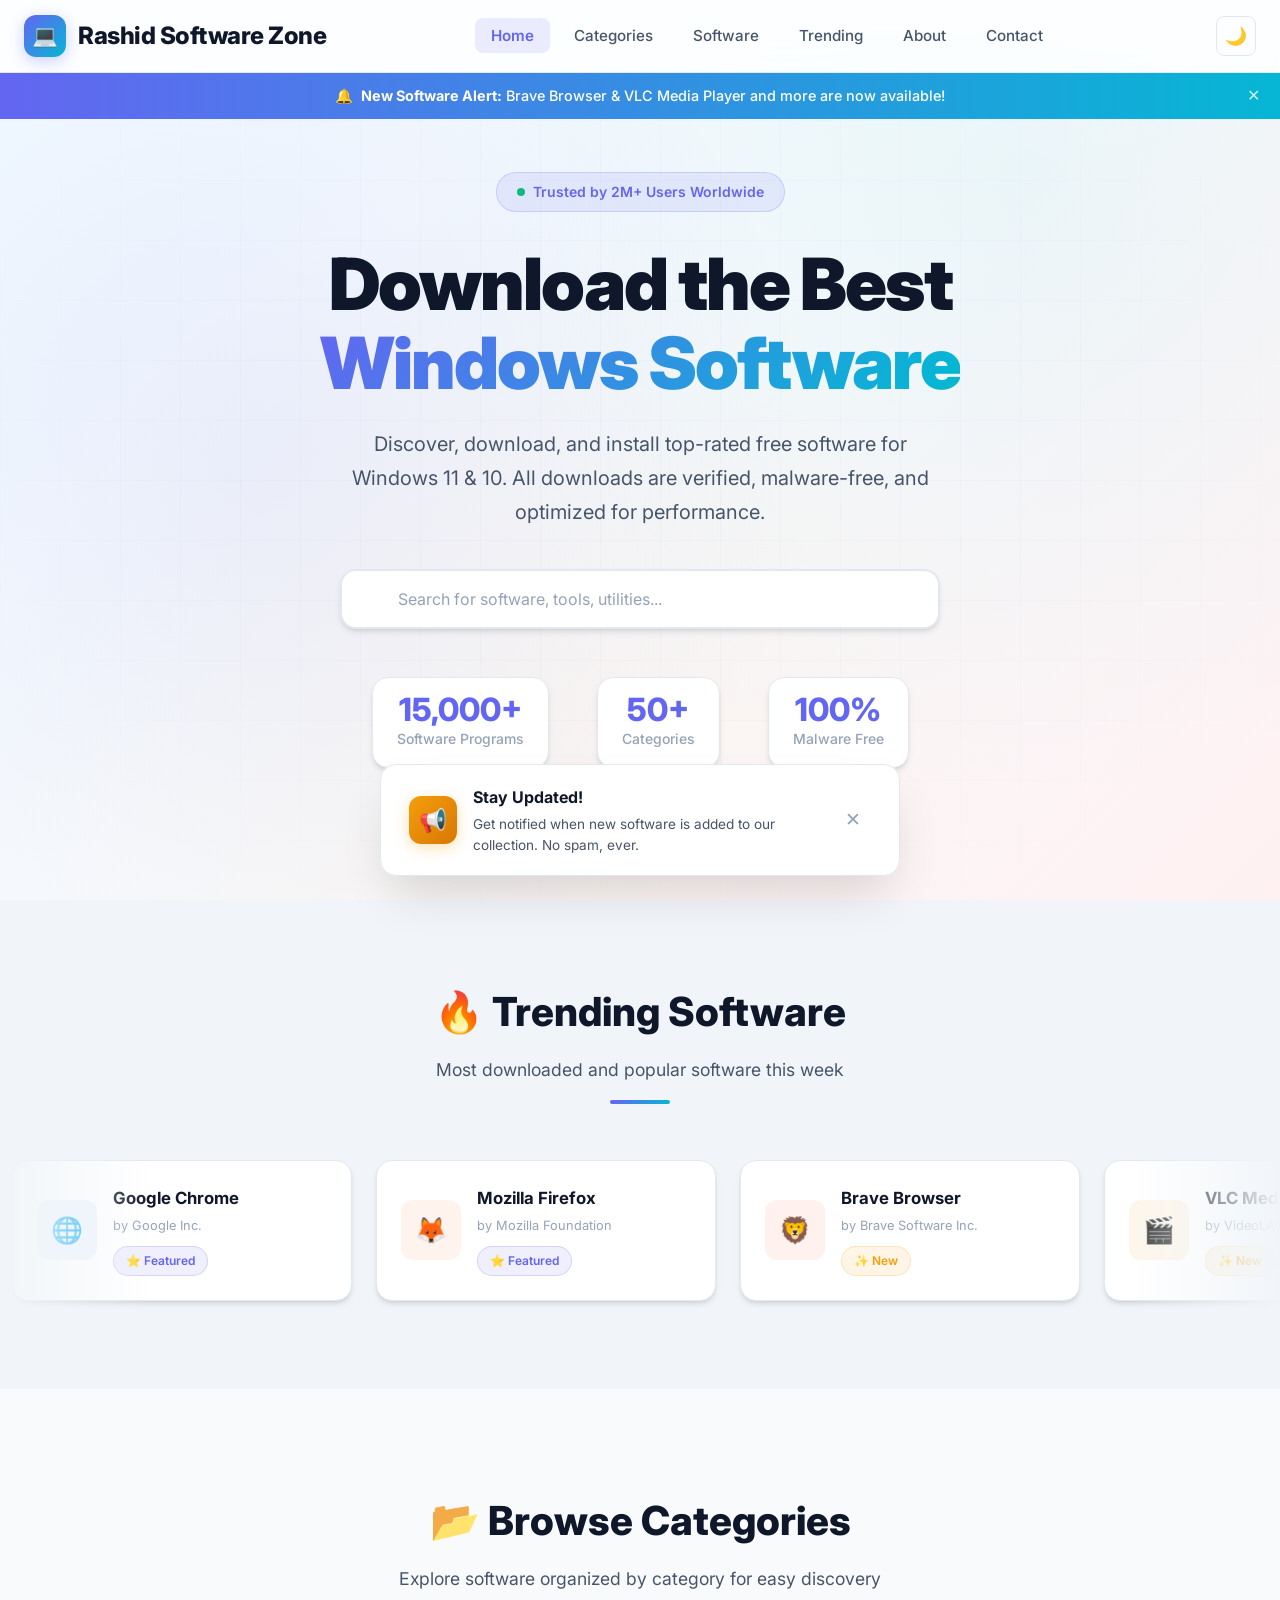
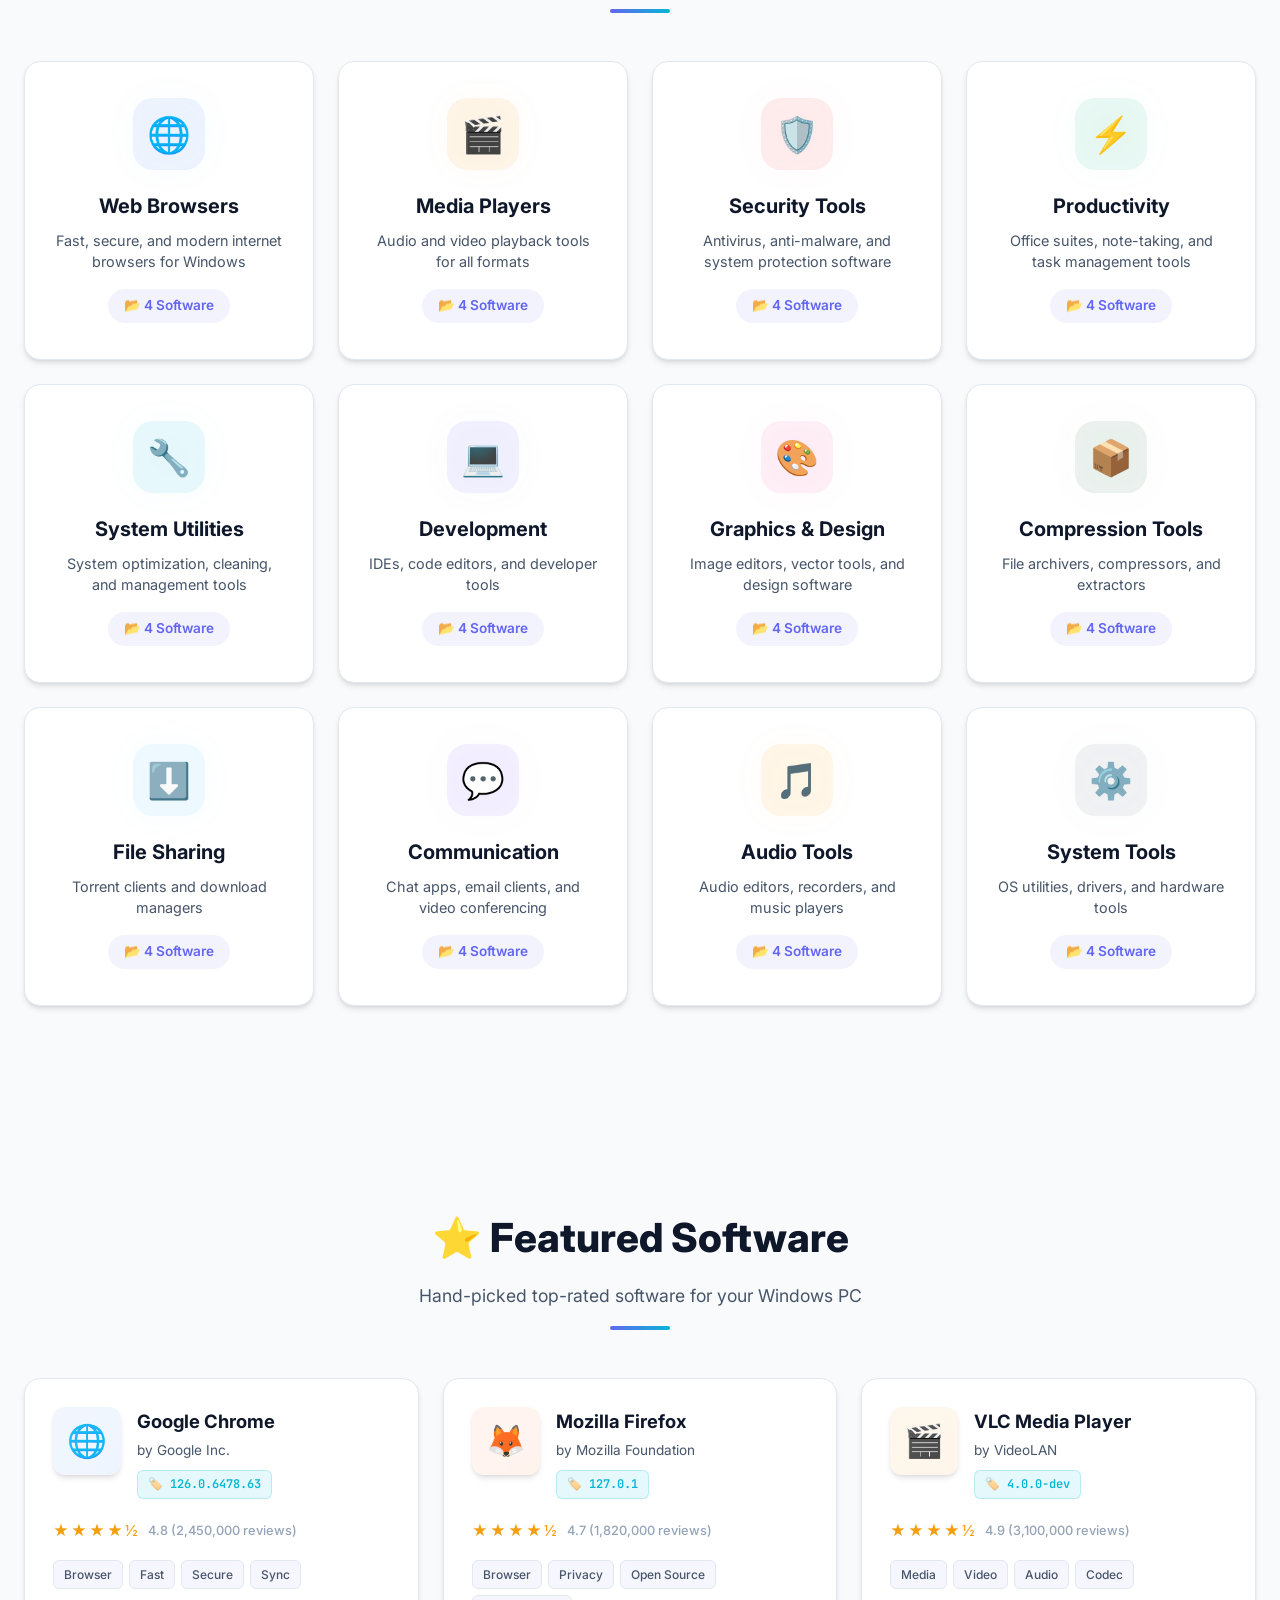
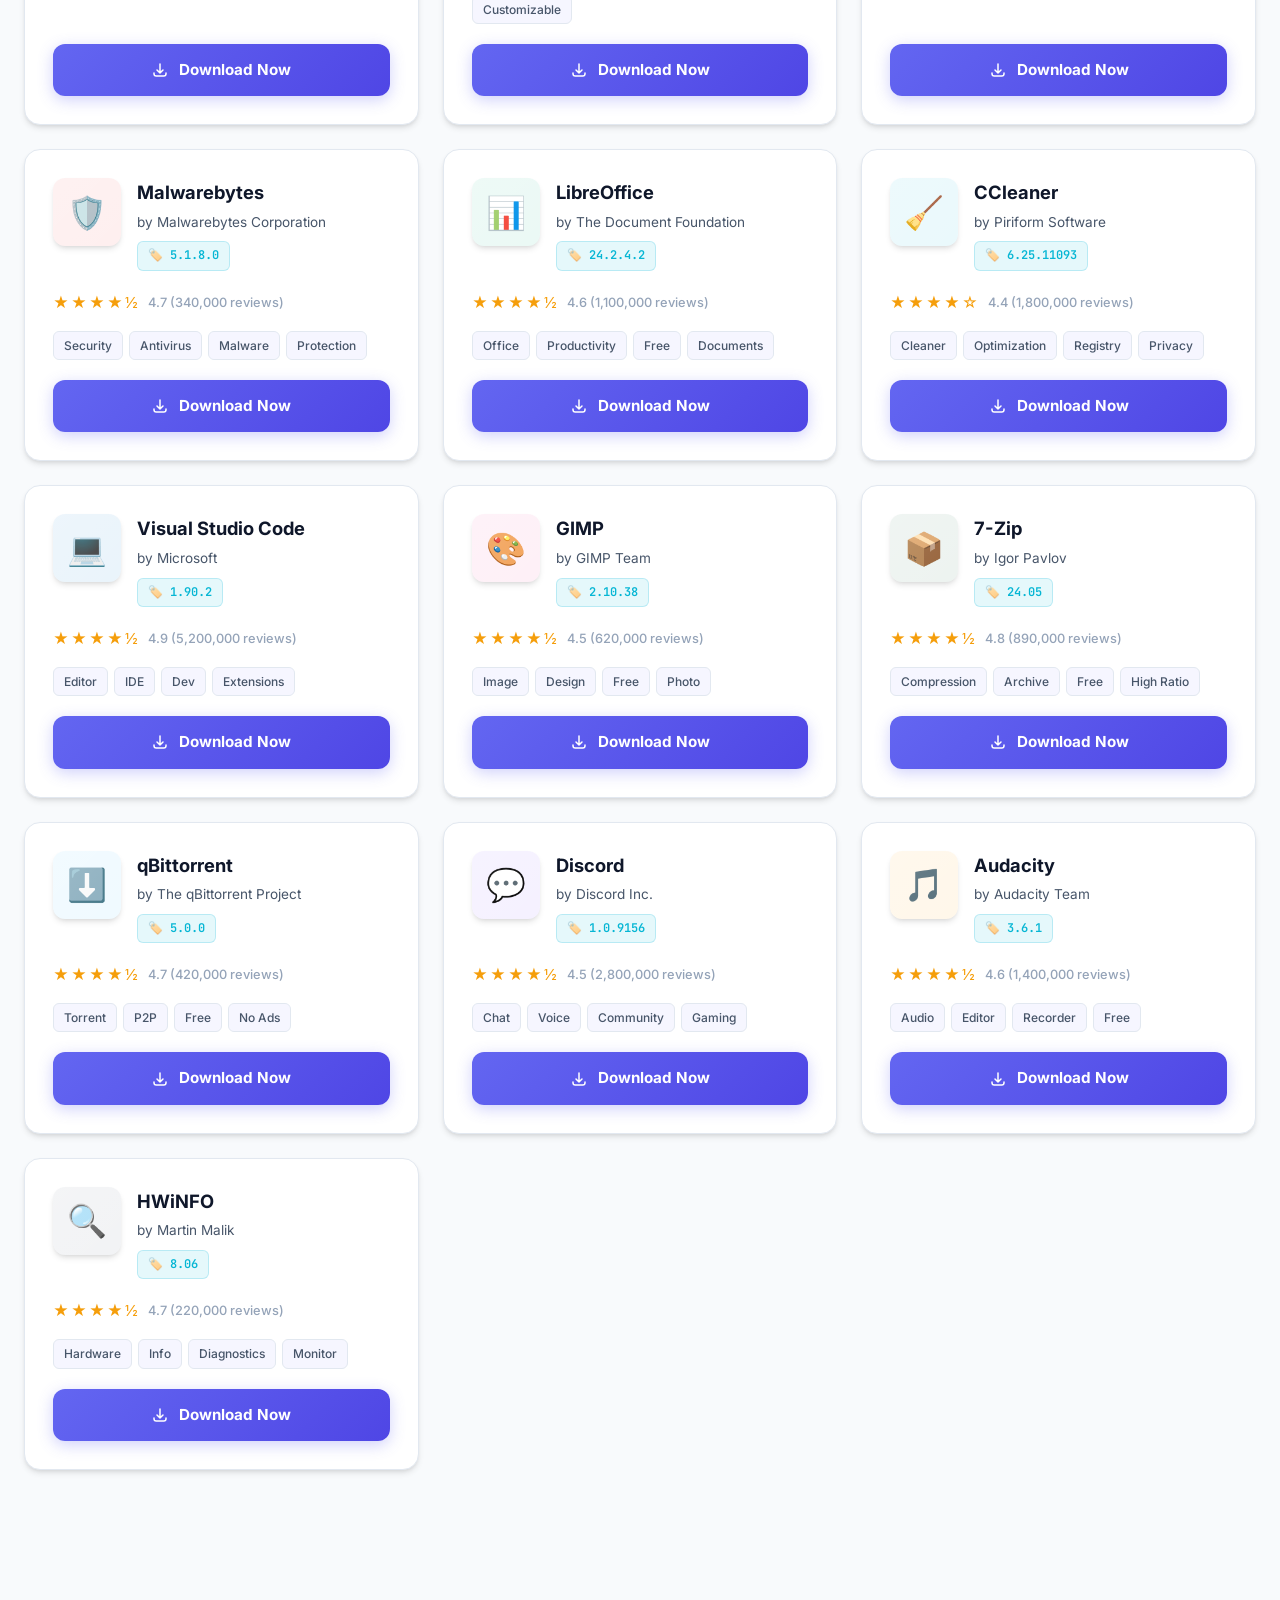
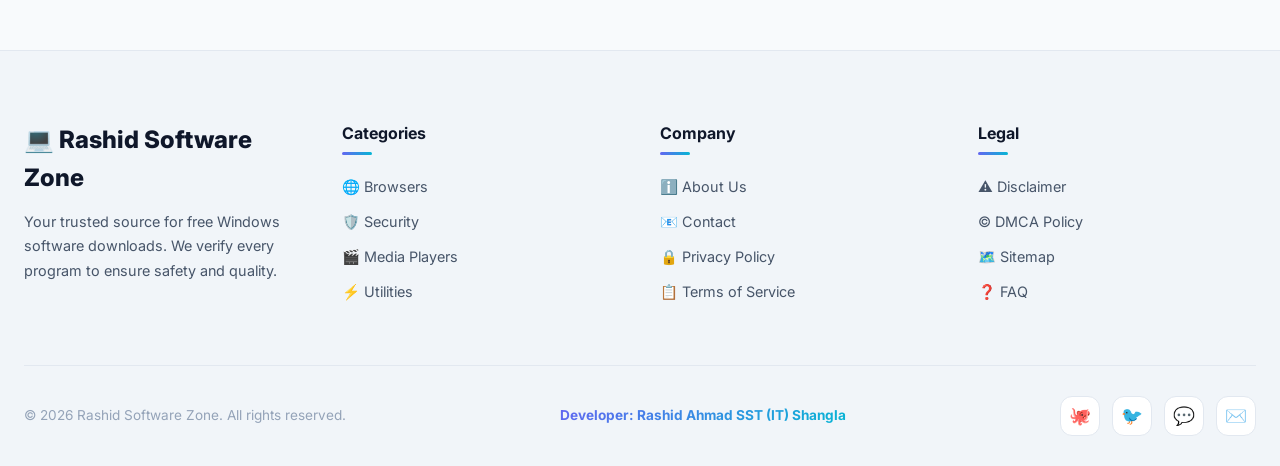
<file: index.html>
<!DOCTYPE html>
<html lang="en">
<head>
    <meta charset="UTF-8">
    <meta name="viewport" content="width=device-width, initial-scale=1.0">
    <title>Rashid Software Zone - Free Windows Software Downloads</title>
    <meta name="description" content="Download the best free Windows software at Rashid Software Zone. Browse 12+ categories including browsers, media players, security tools, productivity apps, and more. Safe, fast, and verified downloads.">
    <meta name="keywords" content="Windows software, free downloads, Windows 11, Windows 10, productivity tools, media players, browsers, security software, utilities, Rashid Software Zone">
    <meta name="author" content="Rashid Ahmad">
    <meta name="robots" content="index, follow">
    <meta name="googlebot" content="index, follow">
    <meta name="theme-color" content="#6366f1">
    <meta name="msapplication-TileColor" content="#6366f1">

    <!-- Open Graph / Facebook -->
    <meta property="og:type" content="website">
    <meta property="og:url" content="https://rashidsoftwarezone.github.io/">
    <meta property="og:title" content="Rashid Software Zone - Free Windows Software Downloads">
    <meta property="og:description" content="Discover and download the best free Windows software. Safe, fast, and verified downloads for Windows 11 & 10.">
    <meta property="og:image" content="https://rashidsoftwarezone.github.io/og-image.jpg">

    <!-- Twitter -->
    <meta property="twitter:card" content="summary_large_image">
    <meta property="twitter:url" content="https://rashidsoftwarezone.github.io/">
    <meta property="twitter:title" content="Rashid Software Zone - Free Windows Software Downloads">
    <meta property="twitter:description" content="Discover and download the best free Windows software. Safe, fast, and verified downloads for Windows 11 & 10.">
    <meta property="twitter:image" content="https://rashidsoftwarezone.github.io/og-image.jpg">

    <!-- Canonical -->
    <link rel="canonical" href="https://rashidsoftwarezone.github.io/">

    <!-- Favicon -->
    <link rel="icon" type="image/svg+xml" href="data:image/svg+xml,<svg xmlns='http://www.w3.org/2000/svg' viewBox='0 0 100 100'><text y='.9em' font-size='90'>💻</text></svg>">

    <!-- Preconnect for performance -->
    <link rel="preconnect" href="https://fonts.googleapis.com">
    <link rel="preconnect" href="https://fonts.gstatic.com" crossorigin>
    <link href="https://fonts.googleapis.com/css2?family=Inter:wght@300;400;500;600;700;800;900&family=JetBrains+Mono:wght@400;500&display=swap" rel="stylesheet">

    <!-- Styles -->
    <link rel="stylesheet" href="css/style.css">

    <!-- Structured Data -->
    <script type="application/ld+json">
    {
        "@context": "https://schema.org",
        "@type": "WebSite",
        "name": "Rashid Software Zone",
        "url": "https://rashidsoftwarezone.github.io",
        "description": "Free Windows Software Downloads - Browse and download the best software for Windows 11 and Windows 10.",
        "potentialAction": {
            "@type": "SearchAction",
            "target": "https://rashidsoftwarezone.github.io/search?q={search_term_string}",
            "query-input": "required name=search_term_string"
        }
    }
    </script>

    <script type="application/ld+json">
    {
        "@context": "https://schema.org",
        "@type": "Organization",
        "name": "Rashid Software Zone",
        "url": "https://rashidsoftwarezone.github.io",
        "logo": "https://rashidsoftwarezone.github.io/logo.png",
        "sameAs": [
            "https://github.com/rashidsoftwarezone"
        ]
    }
    </script>
</head>
<body>
    <!-- Notification Bar -->
    <div class="notification-bar" id="notificationBar">
        <span>🔔</span>
        <span><strong>New Software Alert:</strong> Check out the latest additions to our collection!</span>
        <button class="close-notif" onclick="document.getElementById('notificationBar').style.display='none'" aria-label="Close notification">✕</button>
    </div>

    <!-- Navbar -->
    <nav class="navbar" id="navbar">
        <div class="nav-container">
            <a href="index.html" class="logo">
                <div class="logo-icon">💻</div>
                <span>Rashid Software Zone</span>
            </a>

            <ul class="nav-links">
                <li><a href="#home" class="active">Home</a></li>
                <li><a href="#categories">Categories</a></li>
                <li><a href="#software">Software</a></li>
                <li><a href="#trending">Trending</a></li>
                <li><a href="pages/about.html">About</a></li>
                <li><a href="pages/contact.html">Contact</a></li>
            </ul>

            <div style="display: flex; align-items: center; gap: 8px;">
                <button class="theme-toggle" aria-label="Toggle theme">🌙</button>
                <button class="mobile-menu-btn" onclick="toggleMobileMenu()" aria-label="Toggle menu">☰</button>
            </div>
        </div>
    </nav>

    <!-- Mobile Menu -->
    <div class="mobile-menu" id="mobileMenu">
        <a href="index.html">🏠 Home</a>
        <a href="#categories">📂 Categories</a>
        <a href="#software">⭐ Software</a>
        <a href="#trending">🔥 Trending</a>
        <a href="pages/about.html">ℹ️ About</a>
        <a href="pages/contact.html">📧 Contact</a>
        <a href="pages/privacy.html">🔒 Privacy</a>
        <a href="pages/terms.html">📋 Terms</a>
    </div>

    <!-- Hero Section -->
    <section class="hero" id="home">
        <div class="hero-bg-pattern"></div>
        <div class="hero-grid"></div>

        <div class="hero-content">
            <div class="hero-badge">
                <span class="pulse"></span>
                <span>Trusted by 2M+ Users Worldwide</span>
            </div>

            <h1>
                Download the Best<br>
                <span class="gradient-text">Windows Software</span>
            </h1>

            <p>Discover, download, and install top-rated free software for Windows 11 & 10. All downloads are verified, malware-free, and optimized for performance.</p>

            <div class="hero-search">
                <span class="search-icon">🔍</span>
                <input type="text" placeholder="Search for software, tools, utilities..." aria-label="Search software" autocomplete="off">
            </div>

            <div class="hero-stats">
                <div class="stat-item">
                    <span class="stat-number">15,000+</span>
                    <span class="stat-label">Software Programs</span>
                </div>
                <div class="stat-item">
                    <span class="stat-number">50+</span>
                    <span class="stat-label">Categories</span>
                </div>
                <div class="stat-item">
                    <span class="stat-number">100%</span>
                    <span class="stat-label">Malware Free</span>
                </div>
            </div>
        </div>
    </section>

    <!-- Search Results Section -->
    <div class="search-results" id="searchResults"></div>

    <!-- Trending Section -->
    <section class="trending-section" id="trending">
        <div class="section-header">
            <h2>🔥 Trending Software</h2>
            <p>Most downloaded and popular software this week</p>
            <div class="section-line"></div>
        </div>

        <div class="marquee-wrapper" id="marqueeContainer"></div>
    </section>

    <!-- Categories Section -->
    <section class="categories-section" id="categories">
        <div class="section-header">
            <h2>📂 Browse Categories</h2>
            <p>Explore software organized by category for easy discovery</p>
            <div class="section-line"></div>
        </div>

        <div class="categories-grid" id="categoriesGrid"></div>
    </section>

    <!-- Featured Software Section -->
    <section class="software-section" id="software">
        <div class="section-header">
            <h2>⭐ Featured Software</h2>
            <p>Hand-picked top-rated software for your Windows PC</p>
            <div class="section-line"></div>
        </div>

        <div class="software-grid" id="softwareGrid"></div>
    </section>

    <!-- Footer -->
    <footer class="footer">
        <div class="footer-content">
            <div class="footer-brand">
                <h3>💻 Rashid Software Zone</h3>
                <p>Your trusted source for free Windows software downloads. We verify every program to ensure safety and quality.</p>
            </div>

            <div class="footer-links">
                <h4>Categories</h4>
                <ul>
                    <li><a href="pages/category.html?cat=browsers">🌐 Browsers</a></li>
                    <li><a href="pages/category.html?cat=security">🛡️ Security</a></li>
                    <li><a href="pages/category.html?cat=media-players">🎬 Media Players</a></li>
                    <li><a href="pages/category.html?cat=utilities">⚡ Utilities</a></li>
                </ul>
            </div>

            <div class="footer-links">
                <h4>Company</h4>
                <ul>
                    <li><a href="pages/about.html">ℹ️ About Us</a></li>
                    <li><a href="pages/contact.html">📧 Contact</a></li>
                    <li><a href="pages/privacy.html">🔒 Privacy Policy</a></li>
                    <li><a href="pages/terms.html">📋 Terms of Service</a></li>
                </ul>
            </div>

            <div class="footer-links">
                <h4>Legal</h4>
                <ul>
                    <li><a href="pages/disclaimer.html">⚠️ Disclaimer</a></li>
                    <li><a href="pages/dmca.html">© DMCA Policy</a></li>
                    <li><a href="pages/sitemap.html">🗺️ Sitemap</a></li>
                    <li><a href="pages/faq.html">❓ FAQ</a></li>
                </ul>
            </div>
        </div>

        <div class="footer-bottom">
            <p>© 2026 Rashid Software Zone. All rights reserved.</p>
            <p class="developer-credit">Developer: Rashid Ahmad SST (IT) Shangla</p>
            <div class="footer-social">
                <a href="#" aria-label="GitHub">🐙</a>
                <a href="#" aria-label="Twitter">🐦</a>
                <a href="#" aria-label="Discord">💬</a>
                <a href="#" aria-label="Email">✉️</a>
            </div>
        </div>
    </footer>

    <!-- Popup Notice -->
    <div class="popup-notice" id="popupNotice">
        <div class="popup-icon">📢</div>
        <div class="popup-content">
            <h4>Stay Updated!</h4>
            <p>Get notified when new software is added to our collection. No spam, ever.</p>
        </div>
        <button class="popup-close" onclick="closePopup()" aria-label="Close popup">✕</button>
    </div>

    <!-- Scripts -->
    <script src="js/main.js"></script>
</body>
</html>
</file>
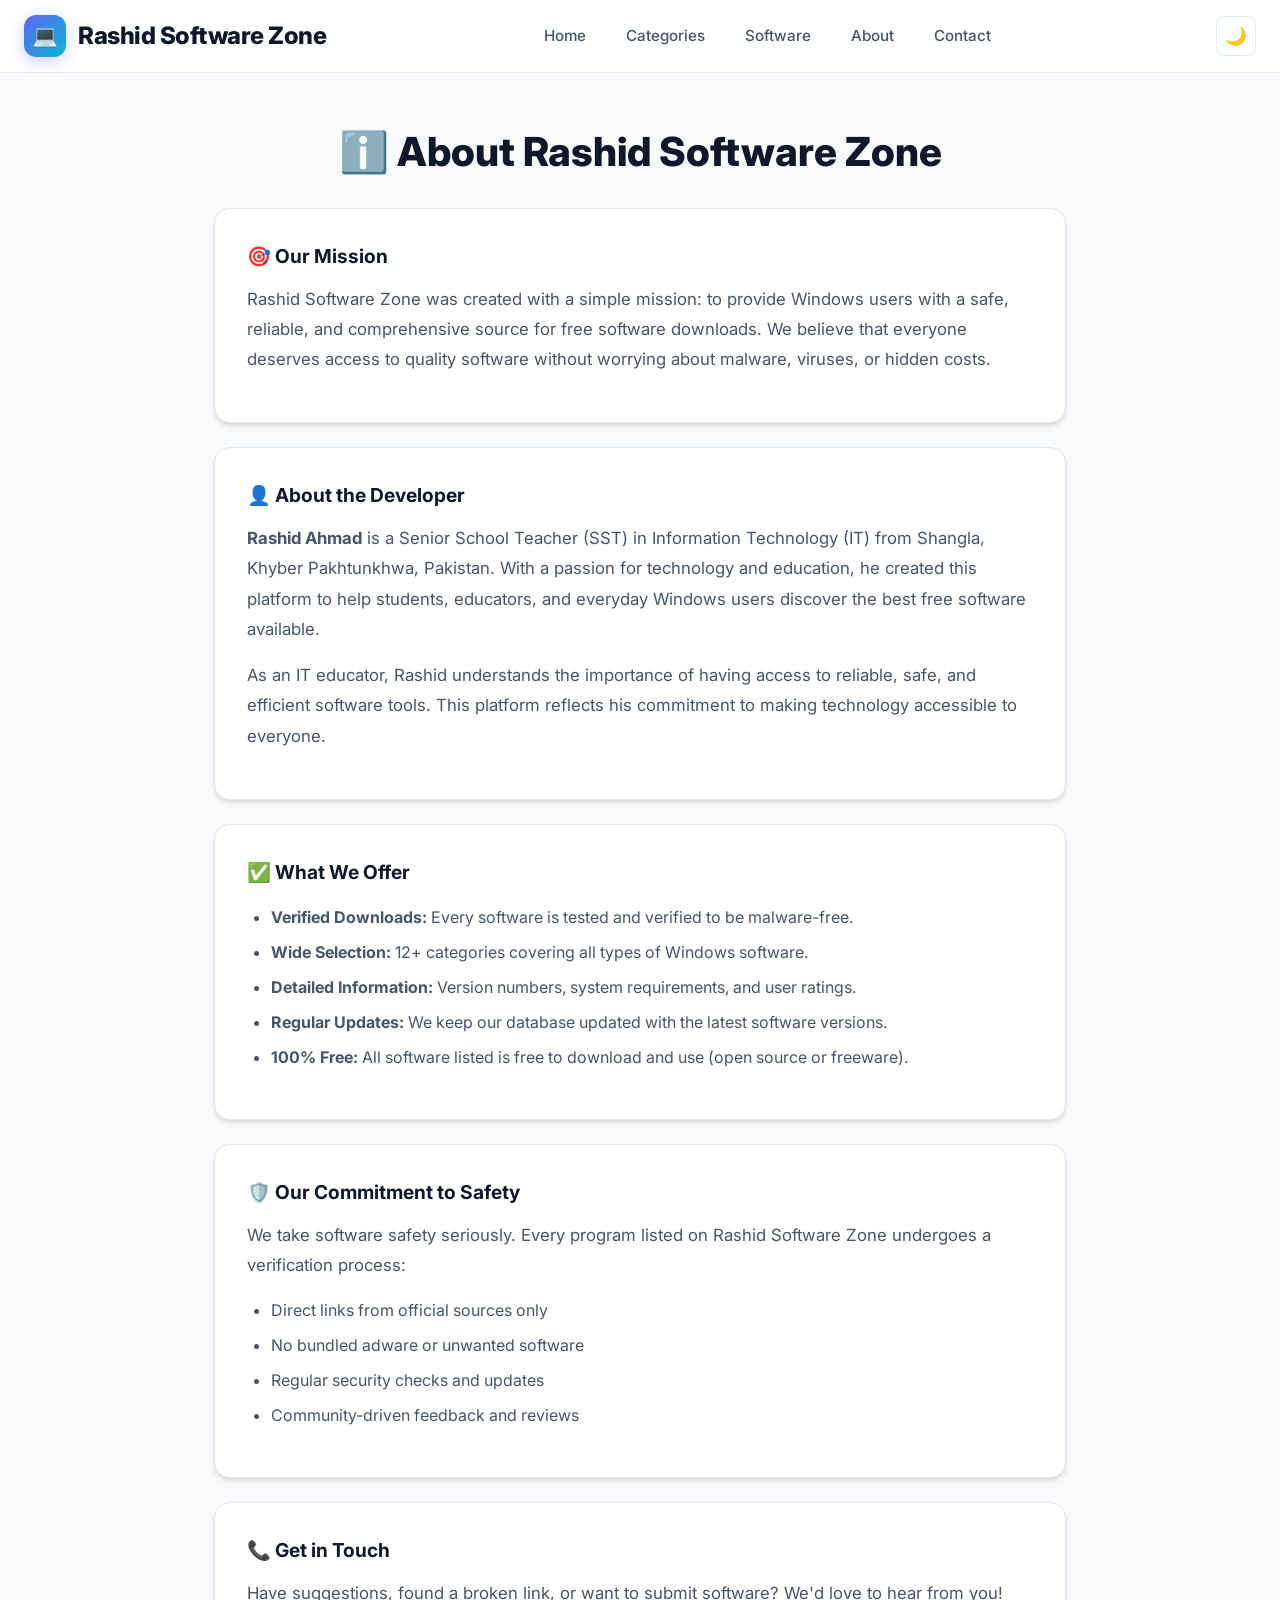
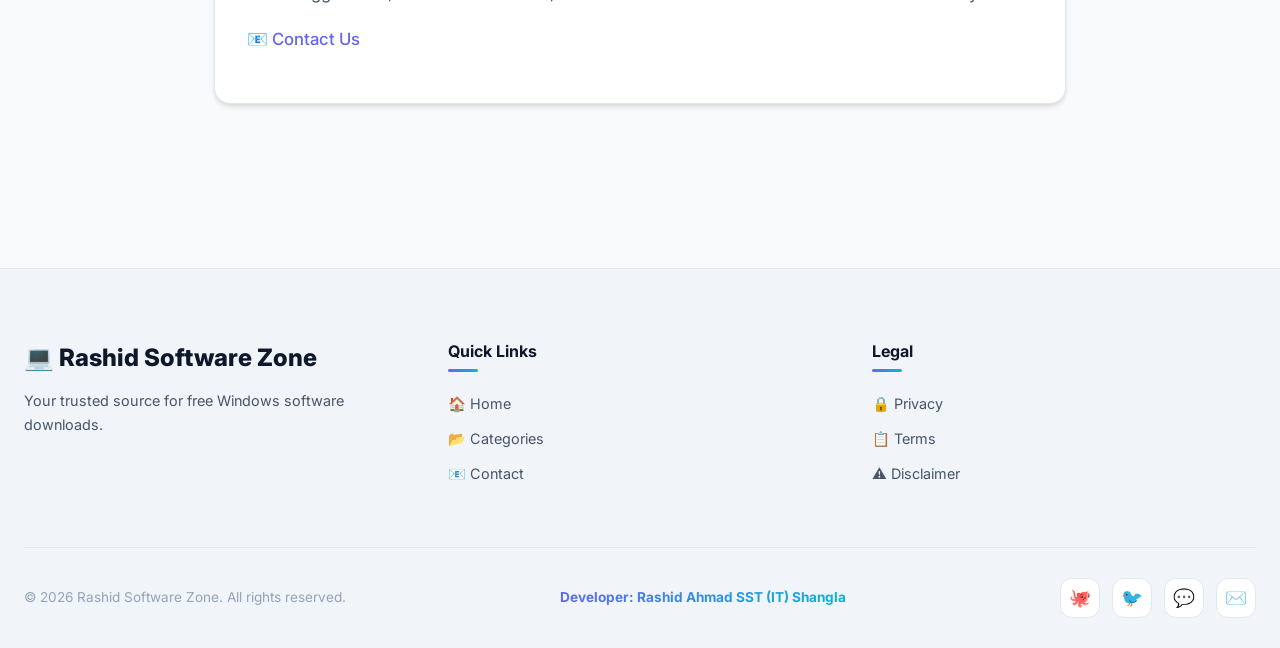
<file: pages/about.html>
<!DOCTYPE html>
<html lang="en">
<head>
    <meta charset="UTF-8">
    <meta name="viewport" content="width=device-width, initial-scale=1.0">
    <title>About Us - Rashid Software Zone</title>
    <meta name="description" content="Learn about Rashid Software Zone - your trusted source for free Windows software downloads. Developed by Rashid Ahmad SST (IT) Shangla.">
    <meta name="robots" content="index, follow">
    <meta name="theme-color" content="#6366f1">

    <link rel="preconnect" href="https://fonts.googleapis.com">
    <link rel="preconnect" href="https://fonts.gstatic.com" crossorigin>
    <link href="https://fonts.googleapis.com/css2?family=Inter:wght@300;400;500;600;700;800;900&display=swap" rel="stylesheet">

    <link rel="stylesheet" href="../css/style.css">
    <link rel="icon" type="image/svg+xml" href="data:image/svg+xml,<svg xmlns='http://www.w3.org/2000/svg' viewBox='0 0 100 100'><text y='.9em' font-size='90'>💻</text></svg>">
</head>
<body>
    <!-- Navbar -->
    <nav class="navbar" id="navbar">
        <div class="nav-container">
            <a href="../index.html" class="logo">
                <div class="logo-icon">💻</div>
                <span>Rashid Software Zone</span>
            </a>

            <ul class="nav-links">
                <li><a href="../index.html">Home</a></li>
                <li><a href="../index.html#categories">Categories</a></li>
                <li><a href="../index.html#software">Software</a></li>
                <li><a href="about.html" class="active">About</a></li>
                <li><a href="contact.html">Contact</a></li>
            </ul>

            <div style="display: flex; align-items: center; gap: 8px;">
                <button class="theme-toggle" aria-label="Toggle theme">🌙</button>
                <button class="mobile-menu-btn" onclick="toggleMobileMenu()" aria-label="Toggle menu">☰</button>
            </div>
        </div>
    </nav>

    <!-- Mobile Menu -->
    <div class="mobile-menu" id="mobileMenu">
        <a href="../index.html">🏠 Home</a>
        <a href="../index.html#categories">📂 Categories</a>
        <a href="../index.html#software">⭐ Software</a>
        <a href="about.html">ℹ️ About</a>
        <a href="contact.html">📧 Contact</a>
        <a href="privacy.html">🔒 Privacy</a>
        <a href="terms.html">📋 Terms</a>
    </div>

    <!-- Content -->
    <div class="content-page">
        <h1>ℹ️ About Rashid Software Zone</h1>

        <div class="content-card">
            <h3>🎯 Our Mission</h3>
            <p>Rashid Software Zone was created with a simple mission: to provide Windows users with a safe, reliable, and comprehensive source for free software downloads. We believe that everyone deserves access to quality software without worrying about malware, viruses, or hidden costs.</p>
        </div>

        <div class="content-card">
            <h3>👤 About the Developer</h3>
            <p><strong>Rashid Ahmad</strong> is a Senior School Teacher (SST) in Information Technology (IT) from Shangla, Khyber Pakhtunkhwa, Pakistan. With a passion for technology and education, he created this platform to help students, educators, and everyday Windows users discover the best free software available.</p>
            <p>As an IT educator, Rashid understands the importance of having access to reliable, safe, and efficient software tools. This platform reflects his commitment to making technology accessible to everyone.</p>
        </div>

        <div class="content-card">
            <h3>✅ What We Offer</h3>
            <ul>
                <li><strong>Verified Downloads:</strong> Every software is tested and verified to be malware-free.</li>
                <li><strong>Wide Selection:</strong> 12+ categories covering all types of Windows software.</li>
                <li><strong>Detailed Information:</strong> Version numbers, system requirements, and user ratings.</li>
                <li><strong>Regular Updates:</strong> We keep our database updated with the latest software versions.</li>
                <li><strong>100% Free:</strong> All software listed is free to download and use (open source or freeware).</li>
            </ul>
        </div>

        <div class="content-card">
            <h3>🛡️ Our Commitment to Safety</h3>
            <p>We take software safety seriously. Every program listed on Rashid Software Zone undergoes a verification process:</p>
            <ul>
                <li>Direct links from official sources only</li>
                <li>No bundled adware or unwanted software</li>
                <li>Regular security checks and updates</li>
                <li>Community-driven feedback and reviews</li>
            </ul>
        </div>

        <div class="content-card">
            <h3>📞 Get in Touch</h3>
            <p>Have suggestions, found a broken link, or want to submit software? We'd love to hear from you!</p>
            <p><a href="contact.html">📧 Contact Us</a></p>
        </div>
    </div>

    <!-- Footer -->
    <footer class="footer">
        <div class="footer-content">
            <div class="footer-brand">
                <h3>💻 Rashid Software Zone</h3>
                <p>Your trusted source for free Windows software downloads.</p>
            </div>
            <div class="footer-links">
                <h4>Quick Links</h4>
                <ul>
                    <li><a href="../index.html">🏠 Home</a></li>
                    <li><a href="../index.html#categories">📂 Categories</a></li>
                    <li><a href="contact.html">📧 Contact</a></li>
                </ul>
            </div>
            <div class="footer-links">
                <h4>Legal</h4>
                <ul>
                    <li><a href="privacy.html">🔒 Privacy</a></li>
                    <li><a href="terms.html">📋 Terms</a></li>
                    <li><a href="disclaimer.html">⚠️ Disclaimer</a></li>
                </ul>
            </div>
        </div>
        <div class="footer-bottom">
            <p>© 2026 Rashid Software Zone. All rights reserved.</p>
            <p class="developer-credit">Developer: Rashid Ahmad SST (IT) Shangla</p>
            <div class="footer-social">
                <a href="#" aria-label="GitHub">🐙</a>
                <a href="#" aria-label="Twitter">🐦</a>
                <a href="#" aria-label="Discord">💬</a>
                <a href="#" aria-label="Email">✉️</a>
            </div>
        </div>
    </footer>

    <script src="../js/main.js"></script>
</body>
</html>
</file>
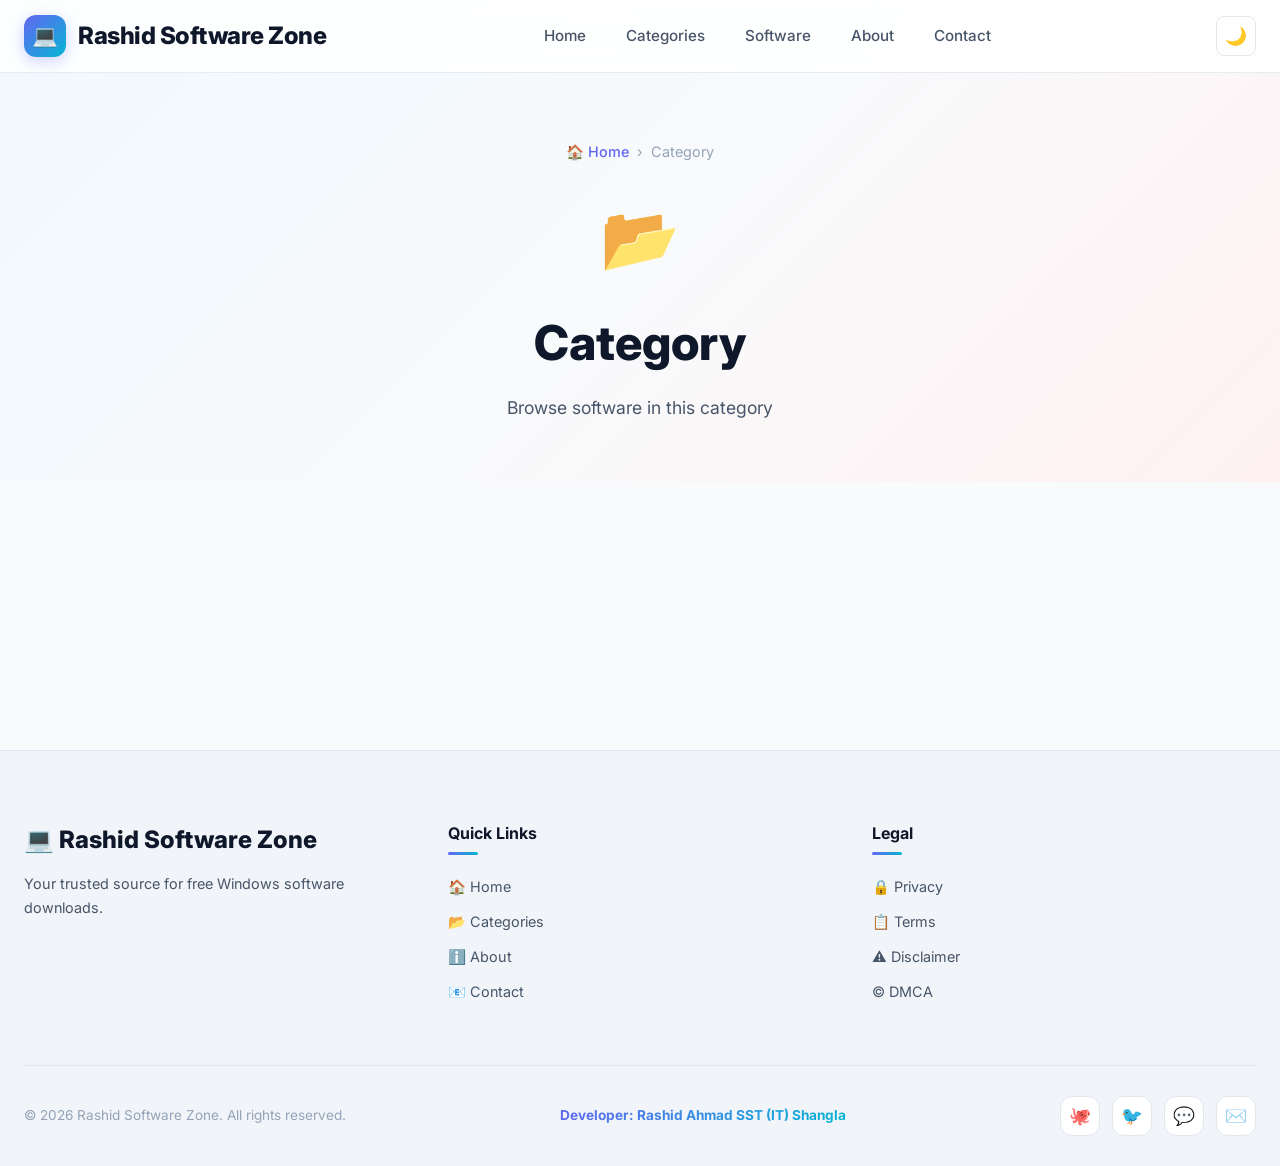
<file: pages/category.html>
<!DOCTYPE html>
<html lang="en">
<head>
    <meta charset="UTF-8">
    <meta name="viewport" content="width=device-width, initial-scale=1.0">
    <title>Category - Rashid Software Zone</title>
    <meta name="description" content="Browse software by category at Rashid Software Zone. Find the best free Windows software organized by category.">
    <meta name="robots" content="index, follow">
    <meta name="theme-color" content="#6366f1">

    <link rel="preconnect" href="https://fonts.googleapis.com">
    <link rel="preconnect" href="https://fonts.gstatic.com" crossorigin>
    <link href="https://fonts.googleapis.com/css2?family=Inter:wght@300;400;500;600;700;800;900&family=JetBrains+Mono:wght@400;500&display=swap" rel="stylesheet">

    <link rel="stylesheet" href="../css/style.css">
    <link rel="icon" type="image/svg+xml" href="data:image/svg+xml,<svg xmlns='http://www.w3.org/2000/svg' viewBox='0 0 100 100'><text y='.9em' font-size='90'>💻</text></svg>">
</head>
<body>
    <!-- Navbar -->
    <nav class="navbar" id="navbar">
        <div class="nav-container">
            <a href="../index.html" class="logo">
                <div class="logo-icon">💻</div>
                <span>Rashid Software Zone</span>
            </a>

            <ul class="nav-links">
                <li><a href="../index.html">Home</a></li>
                <li><a href="../index.html#categories">Categories</a></li>
                <li><a href="../index.html#software">Software</a></li>
                <li><a href="about.html">About</a></li>
                <li><a href="contact.html">Contact</a></li>
            </ul>

            <div style="display: flex; align-items: center; gap: 8px;">
                <button class="theme-toggle" aria-label="Toggle theme">🌙</button>
                <button class="mobile-menu-btn" onclick="toggleMobileMenu()" aria-label="Toggle menu">☰</button>
            </div>
        </div>
    </nav>

    <!-- Mobile Menu -->
    <div class="mobile-menu" id="mobileMenu">
        <a href="../index.html">🏠 Home</a>
        <a href="../index.html#categories">📂 Categories</a>
        <a href="../index.html#software">⭐ Software</a>
        <a href="about.html">ℹ️ About</a>
        <a href="contact.html">📧 Contact</a>
        <a href="privacy.html">🔒 Privacy</a>
        <a href="terms.html">📋 Terms</a>
    </div>

    <!-- Category Hero -->
    <section class="category-hero">
        <div class="breadcrumb" id="categoryBreadcrumb">
            <a href="../index.html">🏠 Home</a>
            <span>›</span>
            <span>Category</span>
        </div>
        <div id="categoryIcon" style="font-size: 4rem; margin-bottom: 16px;">📂</div>
        <h1 id="categoryTitle">Category</h1>
        <p id="categoryDesc">Browse software in this category</p>
    </section>

    <!-- Software Grid -->
    <section class="software-section" style="padding-top: 40px;">
        <div class="software-grid" id="categorySoftwareGrid"></div>
    </section>

    <!-- Footer -->
    <footer class="footer">
        <div class="footer-content">
            <div class="footer-brand">
                <h3>💻 Rashid Software Zone</h3>
                <p>Your trusted source for free Windows software downloads.</p>
            </div>

            <div class="footer-links">
                <h4>Quick Links</h4>
                <ul>
                    <li><a href="../index.html">🏠 Home</a></li>
                    <li><a href="../index.html#categories">📂 Categories</a></li>
                    <li><a href="about.html">ℹ️ About</a></li>
                    <li><a href="contact.html">📧 Contact</a></li>
                </ul>
            </div>

            <div class="footer-links">
                <h4>Legal</h4>
                <ul>
                    <li><a href="privacy.html">🔒 Privacy</a></li>
                    <li><a href="terms.html">📋 Terms</a></li>
                    <li><a href="disclaimer.html">⚠️ Disclaimer</a></li>
                    <li><a href="dmca.html">© DMCA</a></li>
                </ul>
            </div>
        </div>

        <div class="footer-bottom">
            <p>© 2026 Rashid Software Zone. All rights reserved.</p>
            <p class="developer-credit">Developer: Rashid Ahmad SST (IT) Shangla</p>
            <div class="footer-social">
                <a href="#" aria-label="GitHub">🐙</a>
                <a href="#" aria-label="Twitter">🐦</a>
                <a href="#" aria-label="Discord">💬</a>
                <a href="#" aria-label="Email">✉️</a>
            </div>
        </div>
    </footer>

    <script src="../js/main.js"></script>
</body>
</html>
</file>
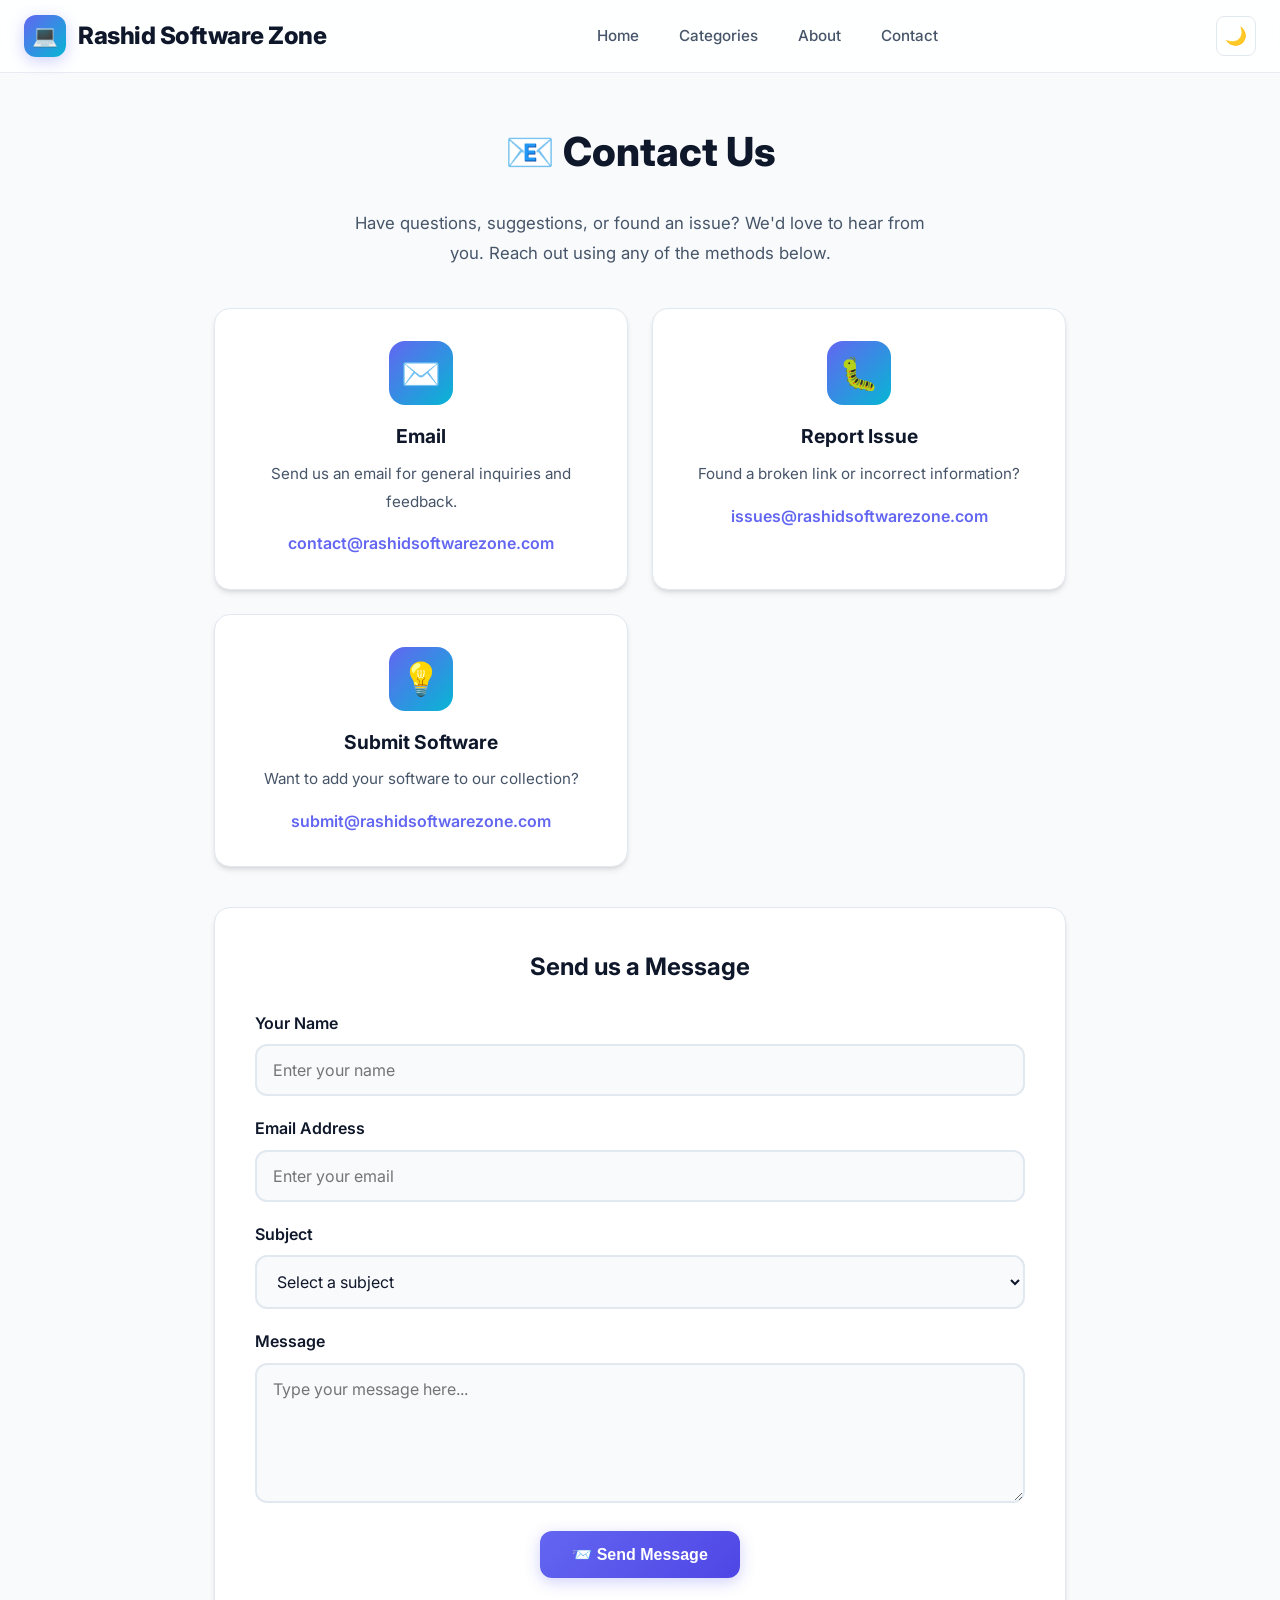
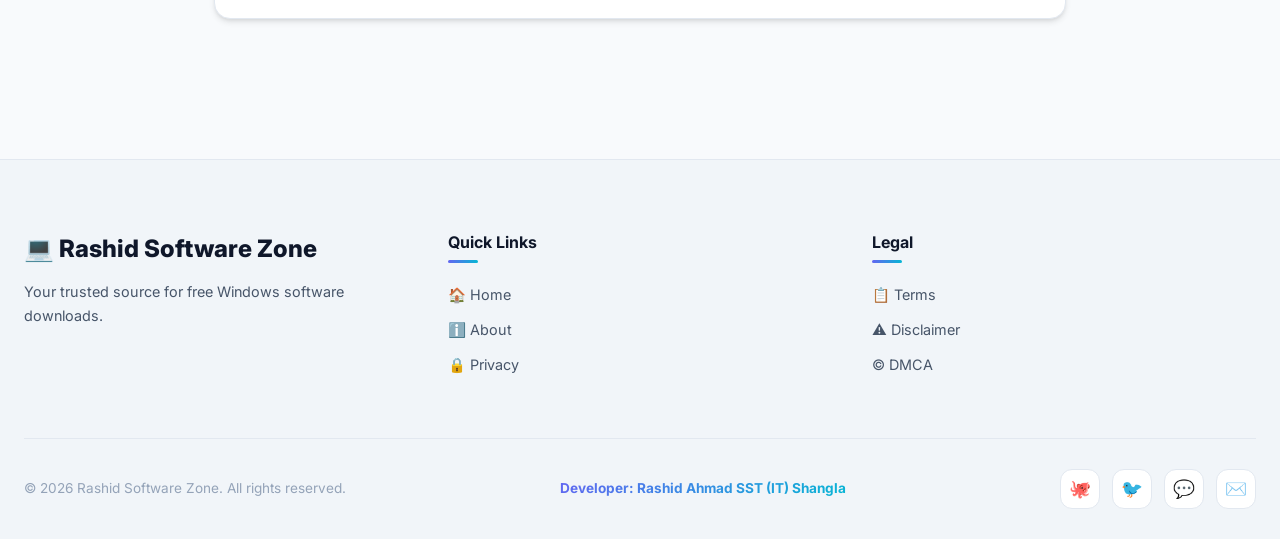
<file: pages/contact.html>
<!DOCTYPE html>
<html lang="en">
<head>
    <meta charset="UTF-8">
    <meta name="viewport" content="width=device-width, initial-scale=1.0">
    <title>Contact Us - Rashid Software Zone</title>
    <meta name="description" content="Contact Rashid Software Zone. Get in touch with Rashid Ahmad SST (IT) Shangla for software suggestions, feedback, or inquiries.">
    <meta name="robots" content="index, follow">
    <meta name="theme-color" content="#6366f1">

    <link rel="preconnect" href="https://fonts.googleapis.com">
    <link rel="preconnect" href="https://fonts.gstatic.com" crossorigin>
    <link href="https://fonts.googleapis.com/css2?family=Inter:wght@300;400;500;600;700;800;900&display=swap" rel="stylesheet">

    <link rel="stylesheet" href="../css/style.css">
    <link rel="icon" type="image/svg+xml" href="data:image/svg+xml,<svg xmlns='http://www.w3.org/2000/svg' viewBox='0 0 100 100'><text y='.9em' font-size='90'>💻</text></svg>">

    <style>
        .contact-grid {
            display: grid;
            grid-template-columns: repeat(auto-fit, minmax(300px, 1fr));
            gap: 24px;
            margin-top: 40px;
        }
        .contact-card {
            background: var(--bg-card);
            border: 1px solid var(--border);
            border-radius: var(--radius-lg);
            padding: 32px;
            text-align: center;
            transition: var(--transition);
            box-shadow: var(--shadow);
        }
        .contact-card:hover {
            transform: translateY(-6px);
            box-shadow: var(--shadow-lg);
            border-color: var(--primary-light);
        }
        .contact-icon {
            width: 64px;
            height: 64px;
            border-radius: var(--radius-lg);
            display: flex;
            align-items: center;
            justify-content: center;
            font-size: 2rem;
            margin: 0 auto 16px;
            background: linear-gradient(135deg, var(--primary), var(--secondary));
            color: white;
        }
        .contact-card h3 {
            font-size: 1.2rem;
            font-weight: 700;
            margin-bottom: 8px;
        }
        .contact-card p {
            color: var(--text-secondary);
            font-size: 0.95rem;
            margin-bottom: 16px;
        }
        .contact-card a {
            color: var(--primary);
            text-decoration: none;
            font-weight: 600;
            transition: var(--transition);
        }
        .contact-card a:hover {
            text-decoration: underline;
        }
        .contact-form {
            background: var(--bg-card);
            border: 1px solid var(--border);
            border-radius: var(--radius-lg);
            padding: 40px;
            margin-top: 40px;
            box-shadow: var(--shadow);
        }
        .form-group {
            margin-bottom: 20px;
        }
        .form-group label {
            display: block;
            font-weight: 600;
            margin-bottom: 8px;
            color: var(--text);
        }
        .form-group input,
        .form-group textarea,
        .form-group select {
            width: 100%;
            padding: 14px 16px;
            background: var(--bg);
            border: 2px solid var(--border);
            border-radius: var(--radius);
            color: var(--text);
            font-family: inherit;
            font-size: 1rem;
            outline: none;
            transition: var(--transition);
        }
        .form-group input:focus,
        .form-group textarea:focus,
        .form-group select:focus {
            border-color: var(--primary);
            box-shadow: 0 0 0 4px rgba(99, 102, 241, 0.1);
        }
        .form-group textarea {
            min-height: 140px;
            resize: vertical;
        }
        .submit-btn {
            display: inline-flex;
            align-items: center;
            justify-content: center;
            gap: 10px;
            padding: 14px 32px;
            background: linear-gradient(135deg, var(--primary), var(--primary-dark));
            color: white;
            border: none;
            border-radius: var(--radius);
            font-weight: 700;
            font-size: 1rem;
            cursor: pointer;
            transition: var(--transition);
            box-shadow: 0 4px 15px rgba(99, 102, 241, 0.3);
        }
        .submit-btn:hover {
            transform: translateY(-2px);
            box-shadow: 0 8px 25px rgba(99, 102, 241, 0.4);
        }
    </style>
</head>
<body>
    <nav class="navbar" id="navbar">
        <div class="nav-container">
            <a href="../index.html" class="logo">
                <div class="logo-icon">💻</div>
                <span>Rashid Software Zone</span>
            </a>
            <ul class="nav-links">
                <li><a href="../index.html">Home</a></li>
                <li><a href="../index.html#categories">Categories</a></li>
                <li><a href="about.html">About</a></li>
                <li><a href="contact.html" class="active">Contact</a></li>
            </ul>
            <div style="display: flex; align-items: center; gap: 8px;">
                <button class="theme-toggle" aria-label="Toggle theme">🌙</button>
                <button class="mobile-menu-btn" onclick="toggleMobileMenu()" aria-label="Toggle menu">☰</button>
            </div>
        </div>
    </nav>

    <div class="mobile-menu" id="mobileMenu">
        <a href="../index.html">🏠 Home</a>
        <a href="../index.html#categories">📂 Categories</a>
        <a href="about.html">ℹ️ About</a>
        <a href="contact.html">📧 Contact</a>
        <a href="privacy.html">🔒 Privacy</a>
        <a href="terms.html">📋 Terms</a>
    </div>

    <div class="content-page">
        <h1>📧 Contact Us</h1>
        <p style="text-align: center; color: var(--text-secondary); max-width: 600px; margin: 0 auto 40px;">Have questions, suggestions, or found an issue? We'd love to hear from you. Reach out using any of the methods below.</p>

        <div class="contact-grid">
            <div class="contact-card">
                <div class="contact-icon">✉️</div>
                <h3>Email</h3>
                <p>Send us an email for general inquiries and feedback.</p>
                <a href="mailto:contact@rashidsoftwarezone.com">contact@rashidsoftwarezone.com</a>
            </div>
            <div class="contact-card">
                <div class="contact-icon">🐛</div>
                <h3>Report Issue</h3>
                <p>Found a broken link or incorrect information?</p>
                <a href="mailto:issues@rashidsoftwarezone.com">issues@rashidsoftwarezone.com</a>
            </div>
            <div class="contact-card">
                <div class="contact-icon">💡</div>
                <h3>Submit Software</h3>
                <p>Want to add your software to our collection?</p>
                <a href="mailto:submit@rashidsoftwarezone.com">submit@rashidsoftwarezone.com</a>
            </div>
        </div>

        <div class="contact-form">
            <h3 style="font-size: 1.5rem; font-weight: 700; margin-bottom: 24px; text-align: center;">Send us a Message</h3>
            <form onsubmit="event.preventDefault(); alert('Thank you for your message! We will get back to you soon.');">
                <div class="form-group">
                    <label for="name">Your Name</label>
                    <input type="text" id="name" name="name" placeholder="Enter your name" required>
                </div>
                <div class="form-group">
                    <label for="email">Email Address</label>
                    <input type="email" id="email" name="email" placeholder="Enter your email" required>
                </div>
                <div class="form-group">
                    <label for="subject">Subject</label>
                    <select id="subject" name="subject" required>
                        <option value="">Select a subject</option>
                        <option value="general">General Inquiry</option>
                        <option value="issue">Report an Issue</option>
                        <option value="submit">Submit Software</option>
                        <option value="feedback">Feedback</option>
                        <option value="other">Other</option>
                    </select>
                </div>
                <div class="form-group">
                    <label for="message">Message</label>
                    <textarea id="message" name="message" placeholder="Type your message here..." required></textarea>
                </div>
                <div style="text-align: center;">
                    <button type="submit" class="submit-btn">📨 Send Message</button>
                </div>
            </form>
        </div>
    </div>

    <footer class="footer">
        <div class="footer-content">
            <div class="footer-brand">
                <h3>💻 Rashid Software Zone</h3>
                <p>Your trusted source for free Windows software downloads.</p>
            </div>
            <div class="footer-links">
                <h4>Quick Links</h4>
                <ul>
                    <li><a href="../index.html">🏠 Home</a></li>
                    <li><a href="about.html">ℹ️ About</a></li>
                    <li><a href="privacy.html">🔒 Privacy</a></li>
                </ul>
            </div>
            <div class="footer-links">
                <h4>Legal</h4>
                <ul>
                    <li><a href="terms.html">📋 Terms</a></li>
                    <li><a href="disclaimer.html">⚠️ Disclaimer</a></li>
                    <li><a href="dmca.html">© DMCA</a></li>
                </ul>
            </div>
        </div>
        <div class="footer-bottom">
            <p>© 2026 Rashid Software Zone. All rights reserved.</p>
            <p class="developer-credit">Developer: Rashid Ahmad SST (IT) Shangla</p>
            <div class="footer-social">
                <a href="#" aria-label="GitHub">🐙</a>
                <a href="#" aria-label="Twitter">🐦</a>
                <a href="#" aria-label="Discord">💬</a>
                <a href="#" aria-label="Email">✉️</a>
            </div>
        </div>
    </footer>

    <script src="../js/main.js"></script>
</body>
</html>
</file>
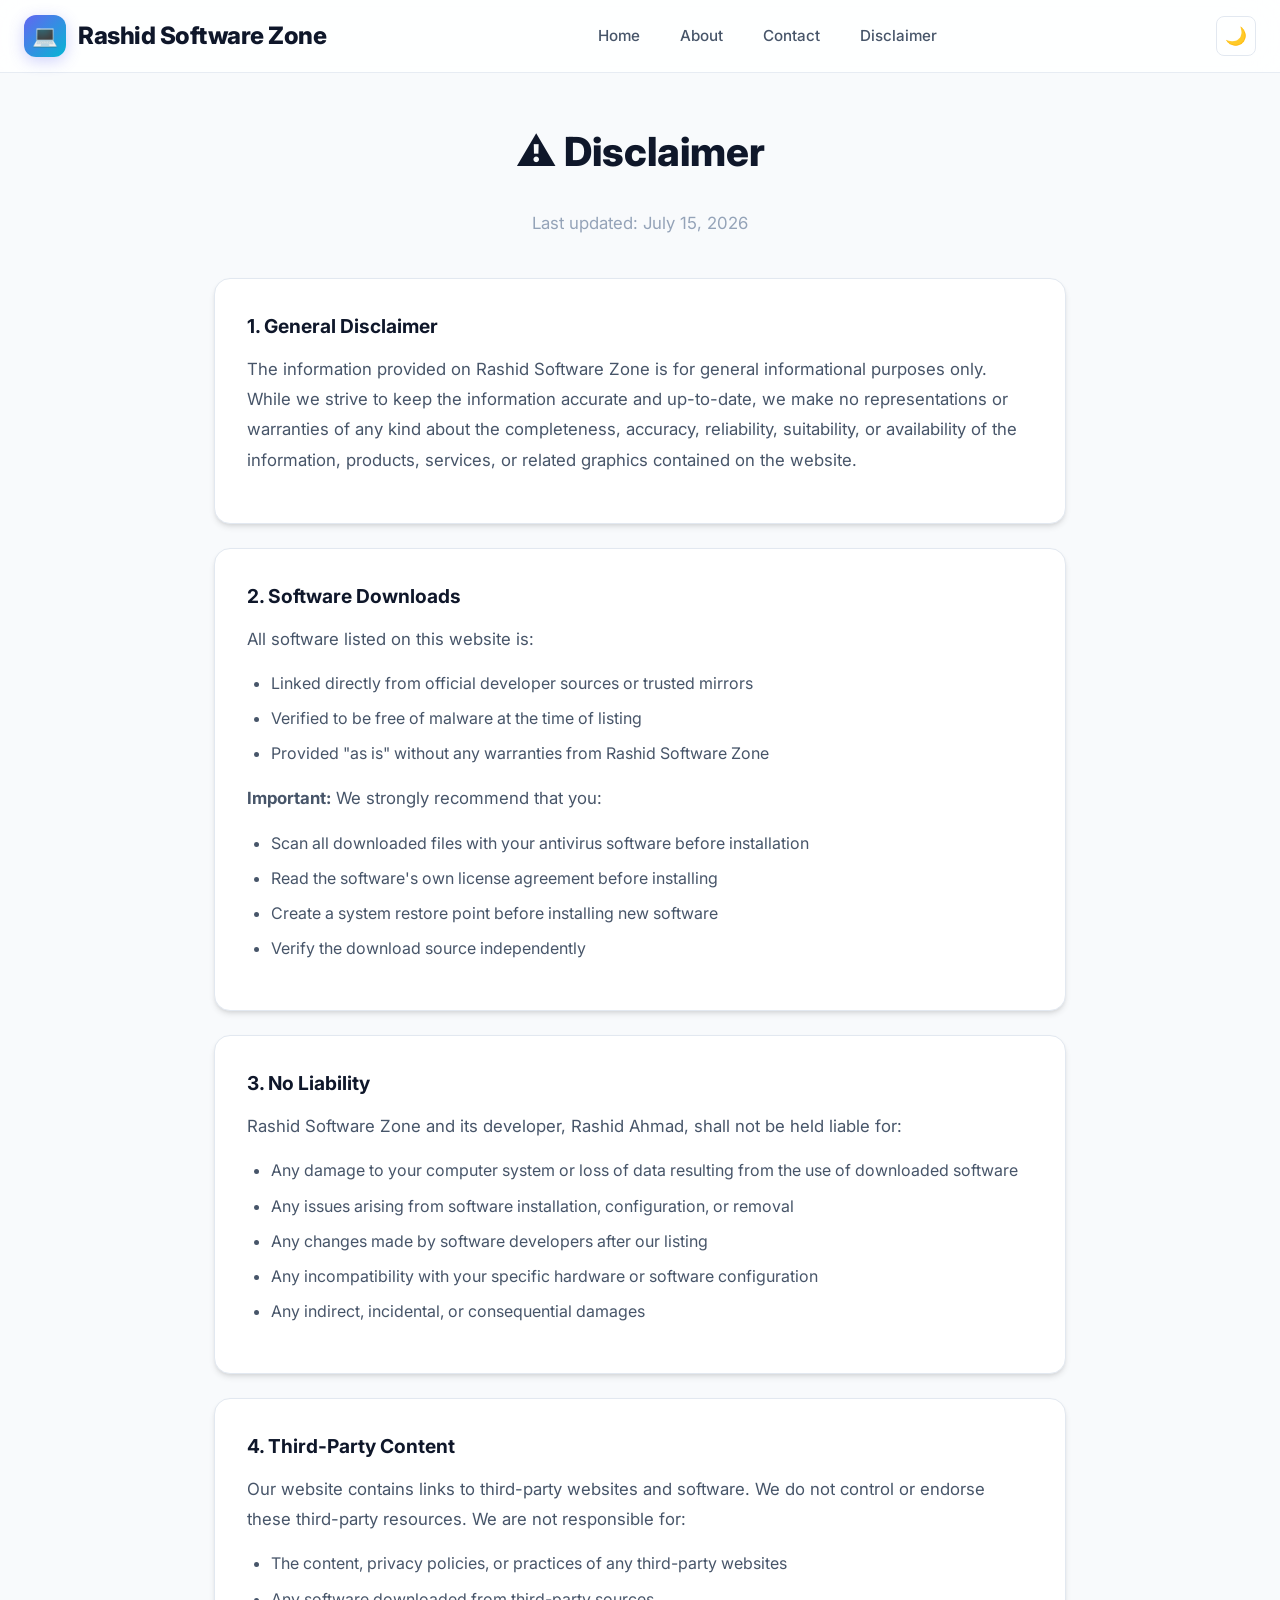
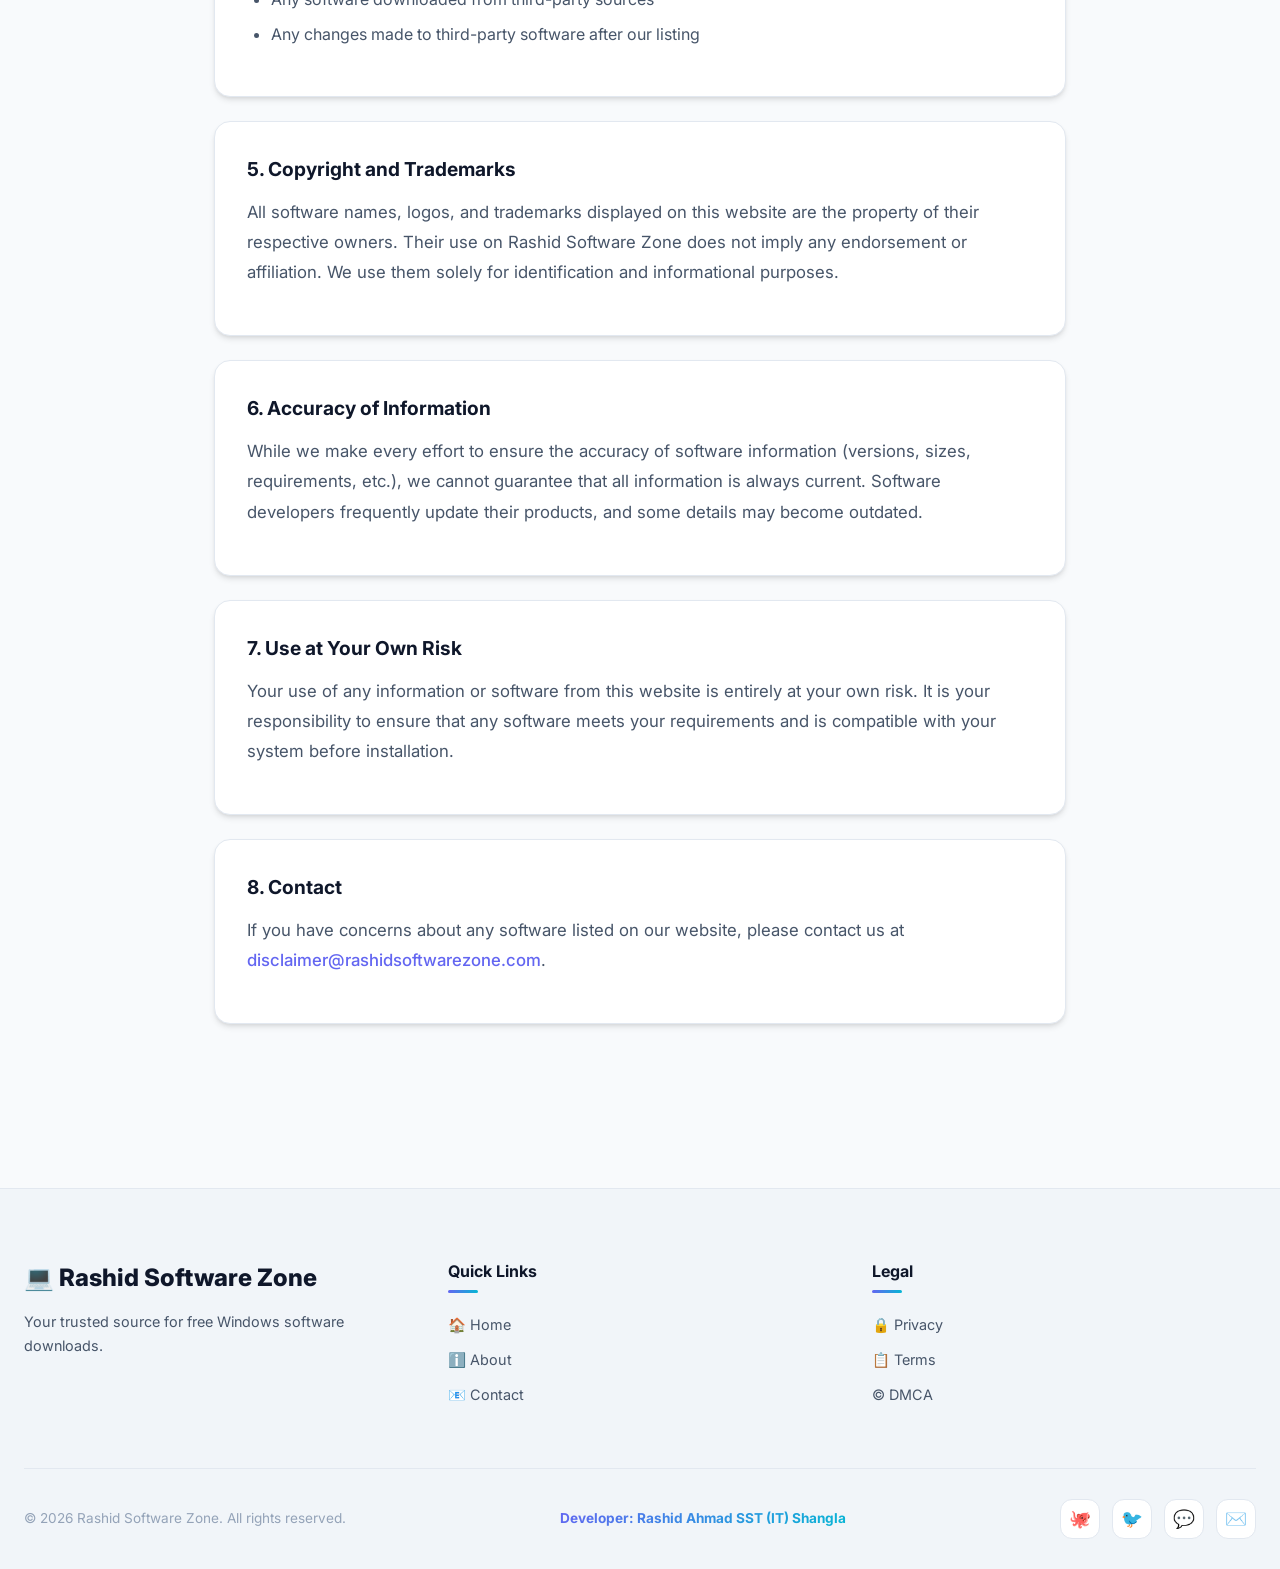
<file: pages/disclaimer.html>
<!DOCTYPE html>
<html lang="en">
<head>
    <meta charset="UTF-8">
    <meta name="viewport" content="width=device-width, initial-scale=1.0">
    <title>Disclaimer - Rashid Software Zone</title>
    <meta name="description" content="Disclaimer for Rashid Software Zone. Important information about software downloads and usage.">
    <meta name="robots" content="index, follow">
    <meta name="theme-color" content="#6366f1">

    <link rel="preconnect" href="https://fonts.googleapis.com">
    <link rel="preconnect" href="https://fonts.gstatic.com" crossorigin>
    <link href="https://fonts.googleapis.com/css2?family=Inter:wght@300;400;500;600;700;800;900&display=swap" rel="stylesheet">

    <link rel="stylesheet" href="../css/style.css">
    <link rel="icon" type="image/svg+xml" href="data:image/svg+xml,<svg xmlns='http://www.w3.org/2000/svg' viewBox='0 0 100 100'><text y='.9em' font-size='90'>💻</text></svg>">
</head>
<body>
    <nav class="navbar" id="navbar">
        <div class="nav-container">
            <a href="../index.html" class="logo">
                <div class="logo-icon">💻</div>
                <span>Rashid Software Zone</span>
            </a>
            <ul class="nav-links">
                <li><a href="../index.html">Home</a></li>
                <li><a href="about.html">About</a></li>
                <li><a href="contact.html">Contact</a></li>
                <li><a href="disclaimer.html" class="active">Disclaimer</a></li>
            </ul>
            <div style="display: flex; align-items: center; gap: 8px;">
                <button class="theme-toggle" aria-label="Toggle theme">🌙</button>
                <button class="mobile-menu-btn" onclick="toggleMobileMenu()" aria-label="Toggle menu">☰</button>
            </div>
        </div>
    </nav>

    <div class="mobile-menu" id="mobileMenu">
        <a href="../index.html">🏠 Home</a>
        <a href="about.html">ℹ️ About</a>
        <a href="contact.html">📧 Contact</a>
        <a href="privacy.html">🔒 Privacy</a>
        <a href="terms.html">📋 Terms</a>
        <a href="disclaimer.html">⚠️ Disclaimer</a>
    </div>

    <div class="content-page">
        <h1>⚠️ Disclaimer</h1>
        <p style="text-align: center; color: var(--text-muted); margin-bottom: 40px;">Last updated: July 15, 2026</p>

        <div class="content-card">
            <h3>1. General Disclaimer</h3>
            <p>The information provided on Rashid Software Zone is for general informational purposes only. While we strive to keep the information accurate and up-to-date, we make no representations or warranties of any kind about the completeness, accuracy, reliability, suitability, or availability of the information, products, services, or related graphics contained on the website.</p>
        </div>

        <div class="content-card">
            <h3>2. Software Downloads</h3>
            <p>All software listed on this website is:</p>
            <ul>
                <li>Linked directly from official developer sources or trusted mirrors</li>
                <li>Verified to be free of malware at the time of listing</li>
                <li>Provided "as is" without any warranties from Rashid Software Zone</li>
            </ul>
            <p><strong>Important:</strong> We strongly recommend that you:</p>
            <ul>
                <li>Scan all downloaded files with your antivirus software before installation</li>
                <li>Read the software's own license agreement before installing</li>
                <li>Create a system restore point before installing new software</li>
                <li>Verify the download source independently</li>
            </ul>
        </div>

        <div class="content-card">
            <h3>3. No Liability</h3>
            <p>Rashid Software Zone and its developer, Rashid Ahmad, shall not be held liable for:</p>
            <ul>
                <li>Any damage to your computer system or loss of data resulting from the use of downloaded software</li>
                <li>Any issues arising from software installation, configuration, or removal</li>
                <li>Any changes made by software developers after our listing</li>
                <li>Any incompatibility with your specific hardware or software configuration</li>
                <li>Any indirect, incidental, or consequential damages</li>
            </ul>
        </div>

        <div class="content-card">
            <h3>4. Third-Party Content</h3>
            <p>Our website contains links to third-party websites and software. We do not control or endorse these third-party resources. We are not responsible for:</p>
            <ul>
                <li>The content, privacy policies, or practices of any third-party websites</li>
                <li>Any software downloaded from third-party sources</li>
                <li>Any changes made to third-party software after our listing</li>
            </ul>
        </div>

        <div class="content-card">
            <h3>5. Copyright and Trademarks</h3>
            <p>All software names, logos, and trademarks displayed on this website are the property of their respective owners. Their use on Rashid Software Zone does not imply any endorsement or affiliation. We use them solely for identification and informational purposes.</p>
        </div>

        <div class="content-card">
            <h3>6. Accuracy of Information</h3>
            <p>While we make every effort to ensure the accuracy of software information (versions, sizes, requirements, etc.), we cannot guarantee that all information is always current. Software developers frequently update their products, and some details may become outdated.</p>
        </div>

        <div class="content-card">
            <h3>7. Use at Your Own Risk</h3>
            <p>Your use of any information or software from this website is entirely at your own risk. It is your responsibility to ensure that any software meets your requirements and is compatible with your system before installation.</p>
        </div>

        <div class="content-card">
            <h3>8. Contact</h3>
            <p>If you have concerns about any software listed on our website, please contact us at <a href="mailto:disclaimer@rashidsoftwarezone.com">disclaimer@rashidsoftwarezone.com</a>.</p>
        </div>
    </div>

    <footer class="footer">
        <div class="footer-content">
            <div class="footer-brand">
                <h3>💻 Rashid Software Zone</h3>
                <p>Your trusted source for free Windows software downloads.</p>
            </div>
            <div class="footer-links">
                <h4>Quick Links</h4>
                <ul>
                    <li><a href="../index.html">🏠 Home</a></li>
                    <li><a href="about.html">ℹ️ About</a></li>
                    <li><a href="contact.html">📧 Contact</a></li>
                </ul>
            </div>
            <div class="footer-links">
                <h4>Legal</h4>
                <ul>
                    <li><a href="privacy.html">🔒 Privacy</a></li>
                    <li><a href="terms.html">📋 Terms</a></li>
                    <li><a href="dmca.html">© DMCA</a></li>
                </ul>
            </div>
        </div>
        <div class="footer-bottom">
            <p>© 2026 Rashid Software Zone. All rights reserved.</p>
            <p class="developer-credit">Developer: Rashid Ahmad SST (IT) Shangla</p>
            <div class="footer-social">
                <a href="#" aria-label="GitHub">🐙</a>
                <a href="#" aria-label="Twitter">🐦</a>
                <a href="#" aria-label="Discord">💬</a>
                <a href="#" aria-label="Email">✉️</a>
            </div>
        </div>
    </footer>

    <script src="../js/main.js"></script>
</body>
</html>
</file>
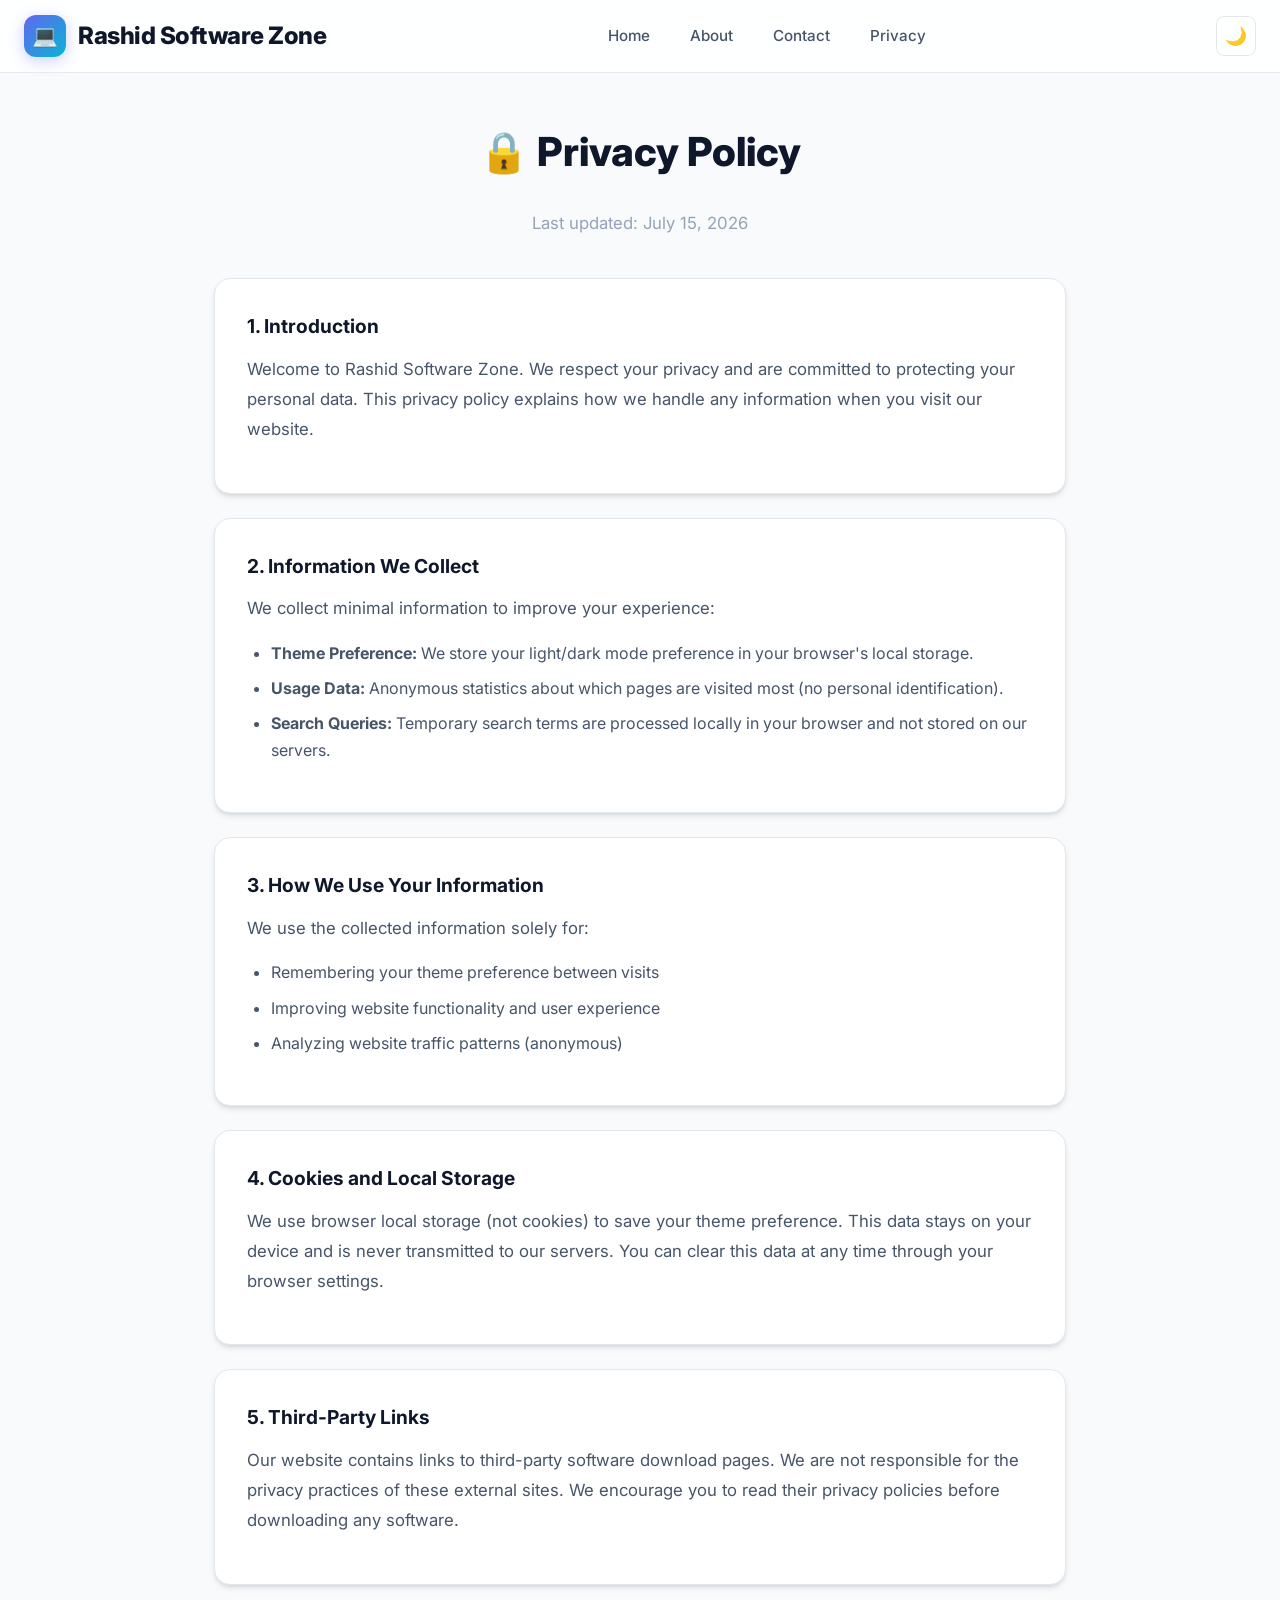
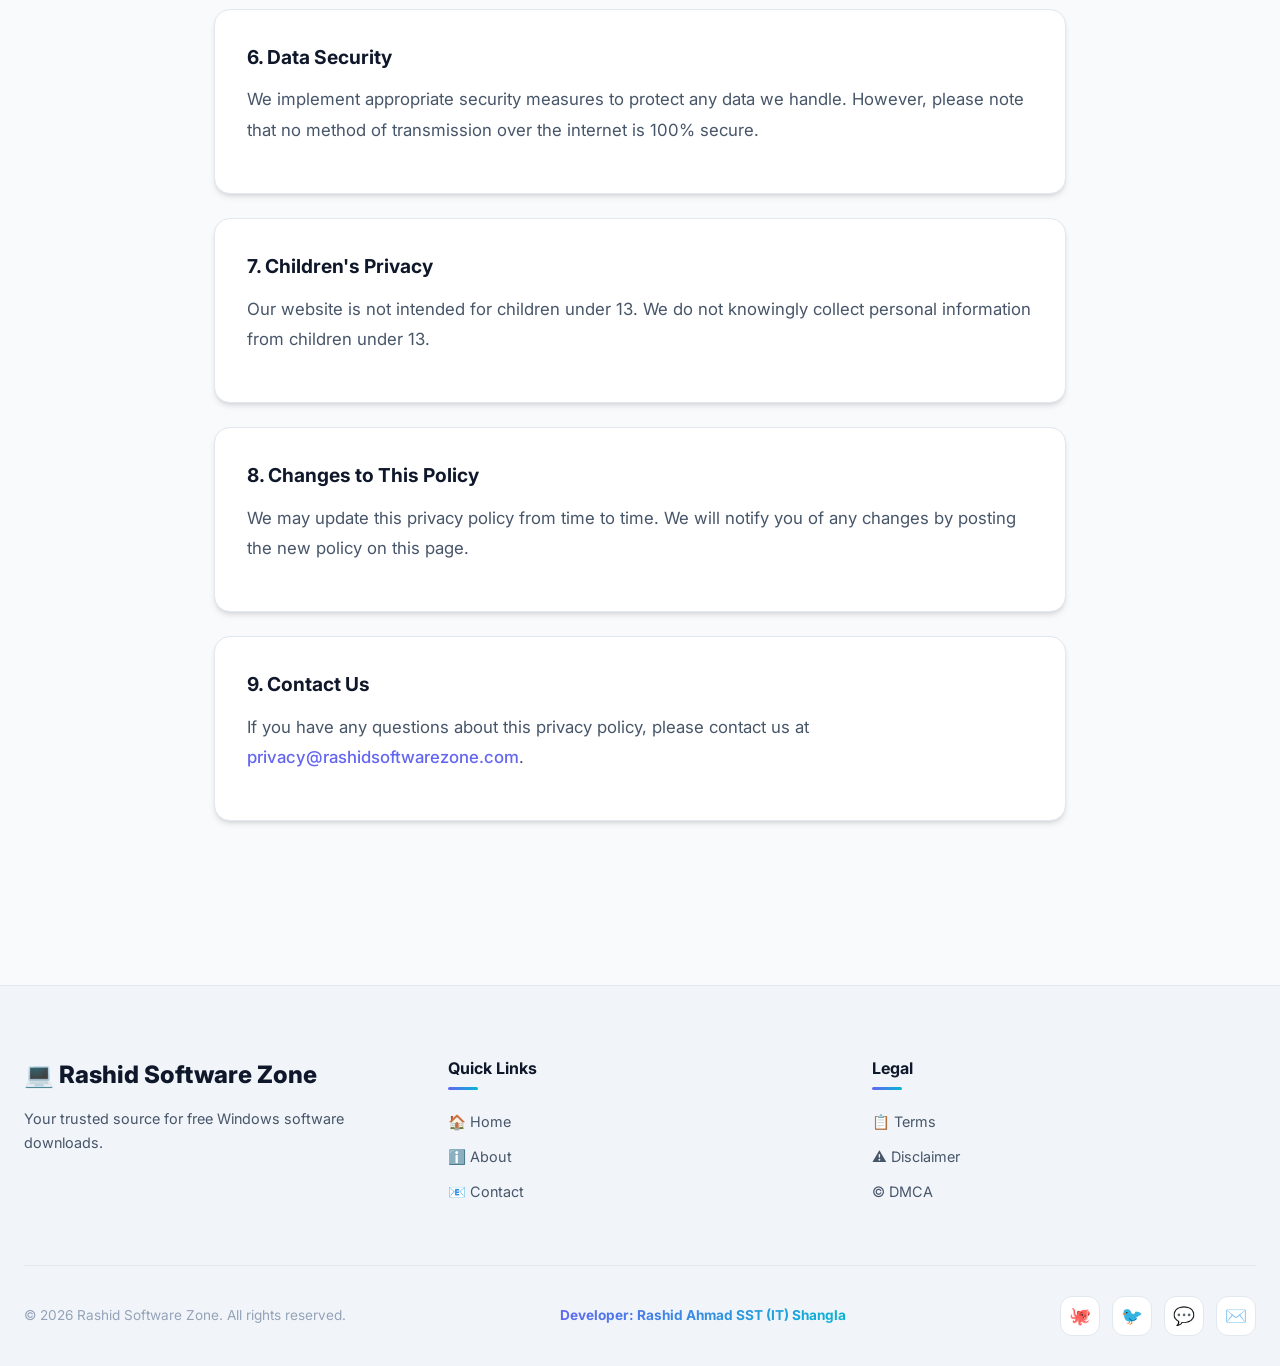
<file: pages/privacy.html>
<!DOCTYPE html>
<html lang="en">
<head>
    <meta charset="UTF-8">
    <meta name="viewport" content="width=device-width, initial-scale=1.0">
    <title>Privacy Policy - Rashid Software Zone</title>
    <meta name="description" content="Privacy Policy of Rashid Software Zone. Learn how we protect your data and privacy.">
    <meta name="robots" content="index, follow">
    <meta name="theme-color" content="#6366f1">

    <link rel="preconnect" href="https://fonts.googleapis.com">
    <link rel="preconnect" href="https://fonts.gstatic.com" crossorigin>
    <link href="https://fonts.googleapis.com/css2?family=Inter:wght@300;400;500;600;700;800;900&display=swap" rel="stylesheet">

    <link rel="stylesheet" href="../css/style.css">
    <link rel="icon" type="image/svg+xml" href="data:image/svg+xml,<svg xmlns='http://www.w3.org/2000/svg' viewBox='0 0 100 100'><text y='.9em' font-size='90'>💻</text></svg>">
</head>
<body>
    <nav class="navbar" id="navbar">
        <div class="nav-container">
            <a href="../index.html" class="logo">
                <div class="logo-icon">💻</div>
                <span>Rashid Software Zone</span>
            </a>
            <ul class="nav-links">
                <li><a href="../index.html">Home</a></li>
                <li><a href="about.html">About</a></li>
                <li><a href="contact.html">Contact</a></li>
                <li><a href="privacy.html" class="active">Privacy</a></li>
            </ul>
            <div style="display: flex; align-items: center; gap: 8px;">
                <button class="theme-toggle" aria-label="Toggle theme">🌙</button>
                <button class="mobile-menu-btn" onclick="toggleMobileMenu()" aria-label="Toggle menu">☰</button>
            </div>
        </div>
    </nav>

    <div class="mobile-menu" id="mobileMenu">
        <a href="../index.html">🏠 Home</a>
        <a href="about.html">ℹ️ About</a>
        <a href="contact.html">📧 Contact</a>
        <a href="privacy.html">🔒 Privacy</a>
        <a href="terms.html">📋 Terms</a>
    </div>

    <div class="content-page">
        <h1>🔒 Privacy Policy</h1>
        <p style="text-align: center; color: var(--text-muted); margin-bottom: 40px;">Last updated: July 15, 2026</p>

        <div class="content-card">
            <h3>1. Introduction</h3>
            <p>Welcome to Rashid Software Zone. We respect your privacy and are committed to protecting your personal data. This privacy policy explains how we handle any information when you visit our website.</p>
        </div>

        <div class="content-card">
            <h3>2. Information We Collect</h3>
            <p>We collect minimal information to improve your experience:</p>
            <ul>
                <li><strong>Theme Preference:</strong> We store your light/dark mode preference in your browser's local storage.</li>
                <li><strong>Usage Data:</strong> Anonymous statistics about which pages are visited most (no personal identification).</li>
                <li><strong>Search Queries:</strong> Temporary search terms are processed locally in your browser and not stored on our servers.</li>
            </ul>
        </div>

        <div class="content-card">
            <h3>3. How We Use Your Information</h3>
            <p>We use the collected information solely for:</p>
            <ul>
                <li>Remembering your theme preference between visits</li>
                <li>Improving website functionality and user experience</li>
                <li>Analyzing website traffic patterns (anonymous)</li>
            </ul>
        </div>

        <div class="content-card">
            <h3>4. Cookies and Local Storage</h3>
            <p>We use browser local storage (not cookies) to save your theme preference. This data stays on your device and is never transmitted to our servers. You can clear this data at any time through your browser settings.</p>
        </div>

        <div class="content-card">
            <h3>5. Third-Party Links</h3>
            <p>Our website contains links to third-party software download pages. We are not responsible for the privacy practices of these external sites. We encourage you to read their privacy policies before downloading any software.</p>
        </div>

        <div class="content-card">
            <h3>6. Data Security</h3>
            <p>We implement appropriate security measures to protect any data we handle. However, please note that no method of transmission over the internet is 100% secure.</p>
        </div>

        <div class="content-card">
            <h3>7. Children's Privacy</h3>
            <p>Our website is not intended for children under 13. We do not knowingly collect personal information from children under 13.</p>
        </div>

        <div class="content-card">
            <h3>8. Changes to This Policy</h3>
            <p>We may update this privacy policy from time to time. We will notify you of any changes by posting the new policy on this page.</p>
        </div>

        <div class="content-card">
            <h3>9. Contact Us</h3>
            <p>If you have any questions about this privacy policy, please contact us at <a href="mailto:privacy@rashidsoftwarezone.com">privacy@rashidsoftwarezone.com</a>.</p>
        </div>
    </div>

    <footer class="footer">
        <div class="footer-content">
            <div class="footer-brand">
                <h3>💻 Rashid Software Zone</h3>
                <p>Your trusted source for free Windows software downloads.</p>
            </div>
            <div class="footer-links">
                <h4>Quick Links</h4>
                <ul>
                    <li><a href="../index.html">🏠 Home</a></li>
                    <li><a href="about.html">ℹ️ About</a></li>
                    <li><a href="contact.html">📧 Contact</a></li>
                </ul>
            </div>
            <div class="footer-links">
                <h4>Legal</h4>
                <ul>
                    <li><a href="terms.html">📋 Terms</a></li>
                    <li><a href="disclaimer.html">⚠️ Disclaimer</a></li>
                    <li><a href="dmca.html">© DMCA</a></li>
                </ul>
            </div>
        </div>
        <div class="footer-bottom">
            <p>© 2026 Rashid Software Zone. All rights reserved.</p>
            <p class="developer-credit">Developer: Rashid Ahmad SST (IT) Shangla</p>
            <div class="footer-social">
                <a href="#" aria-label="GitHub">🐙</a>
                <a href="#" aria-label="Twitter">🐦</a>
                <a href="#" aria-label="Discord">💬</a>
                <a href="#" aria-label="Email">✉️</a>
            </div>
        </div>
    </footer>

    <script src="../js/main.js"></script>
</body>
</html>
</file>
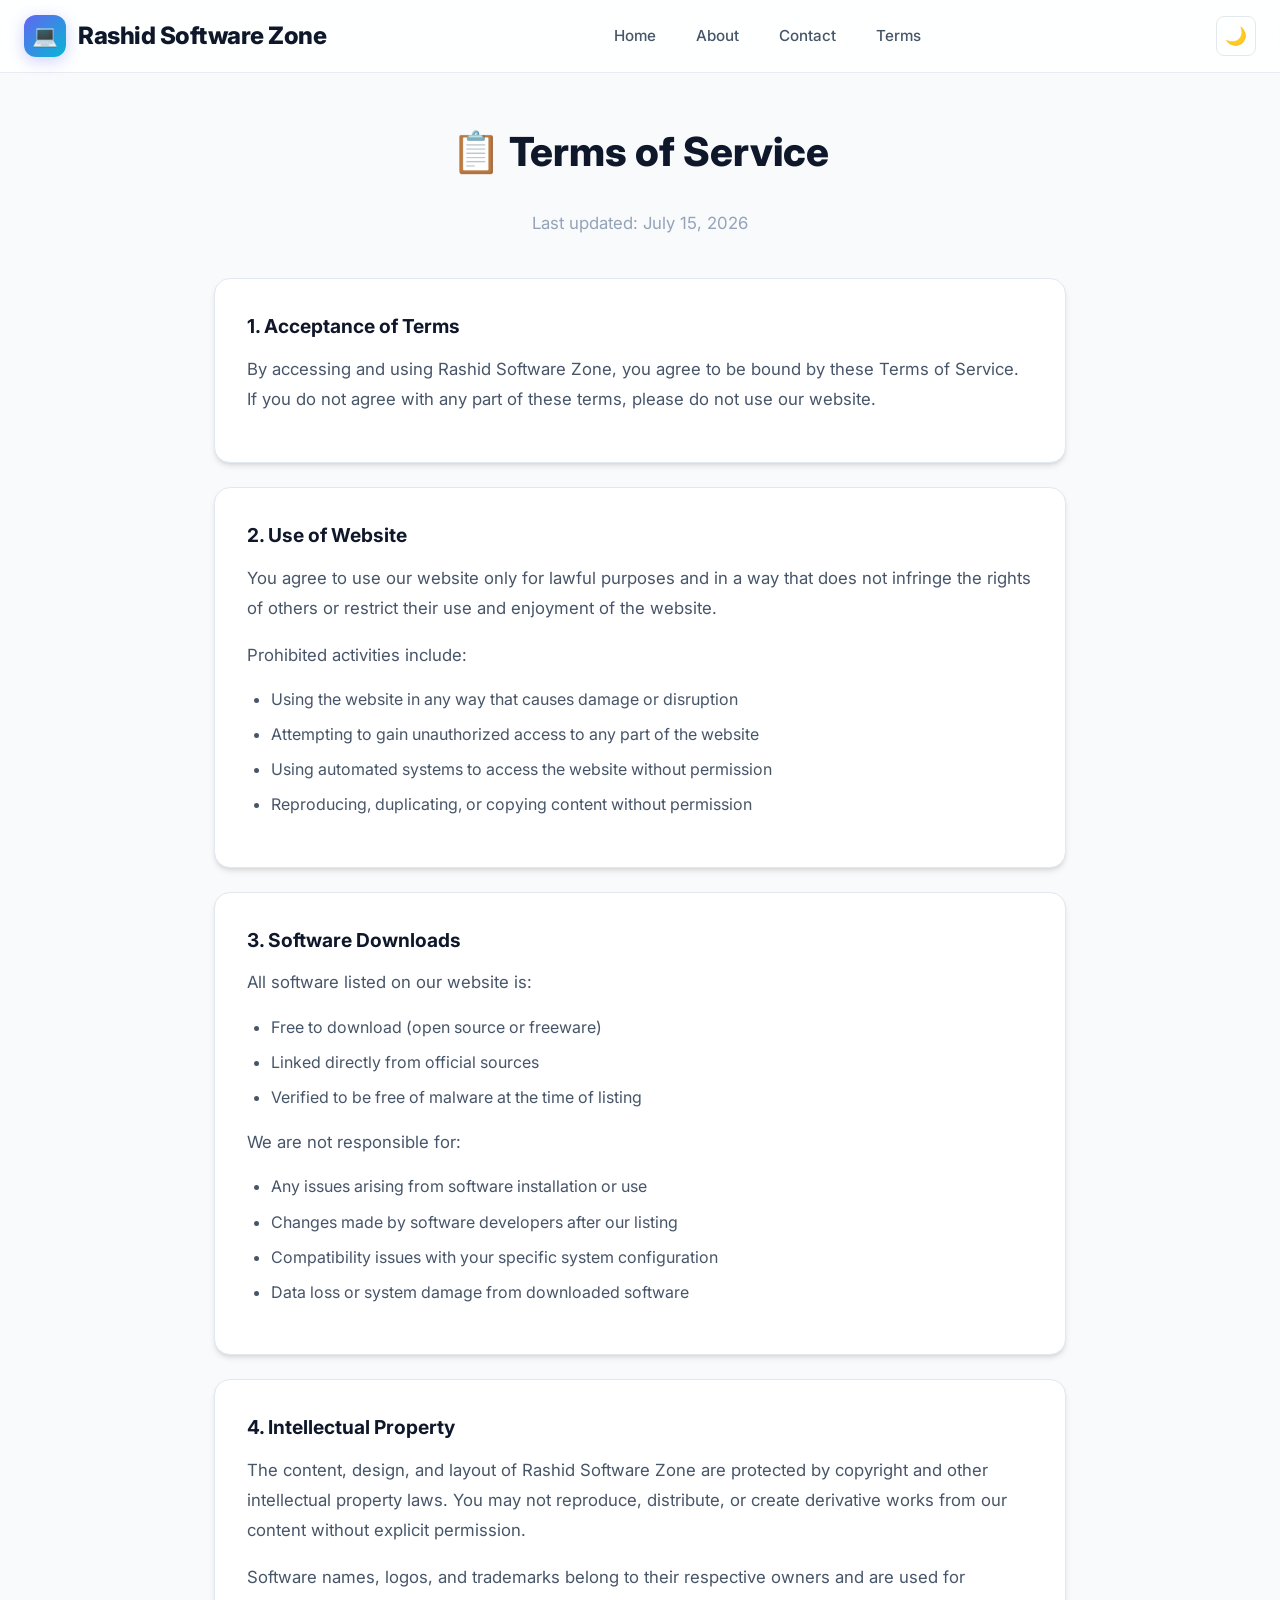
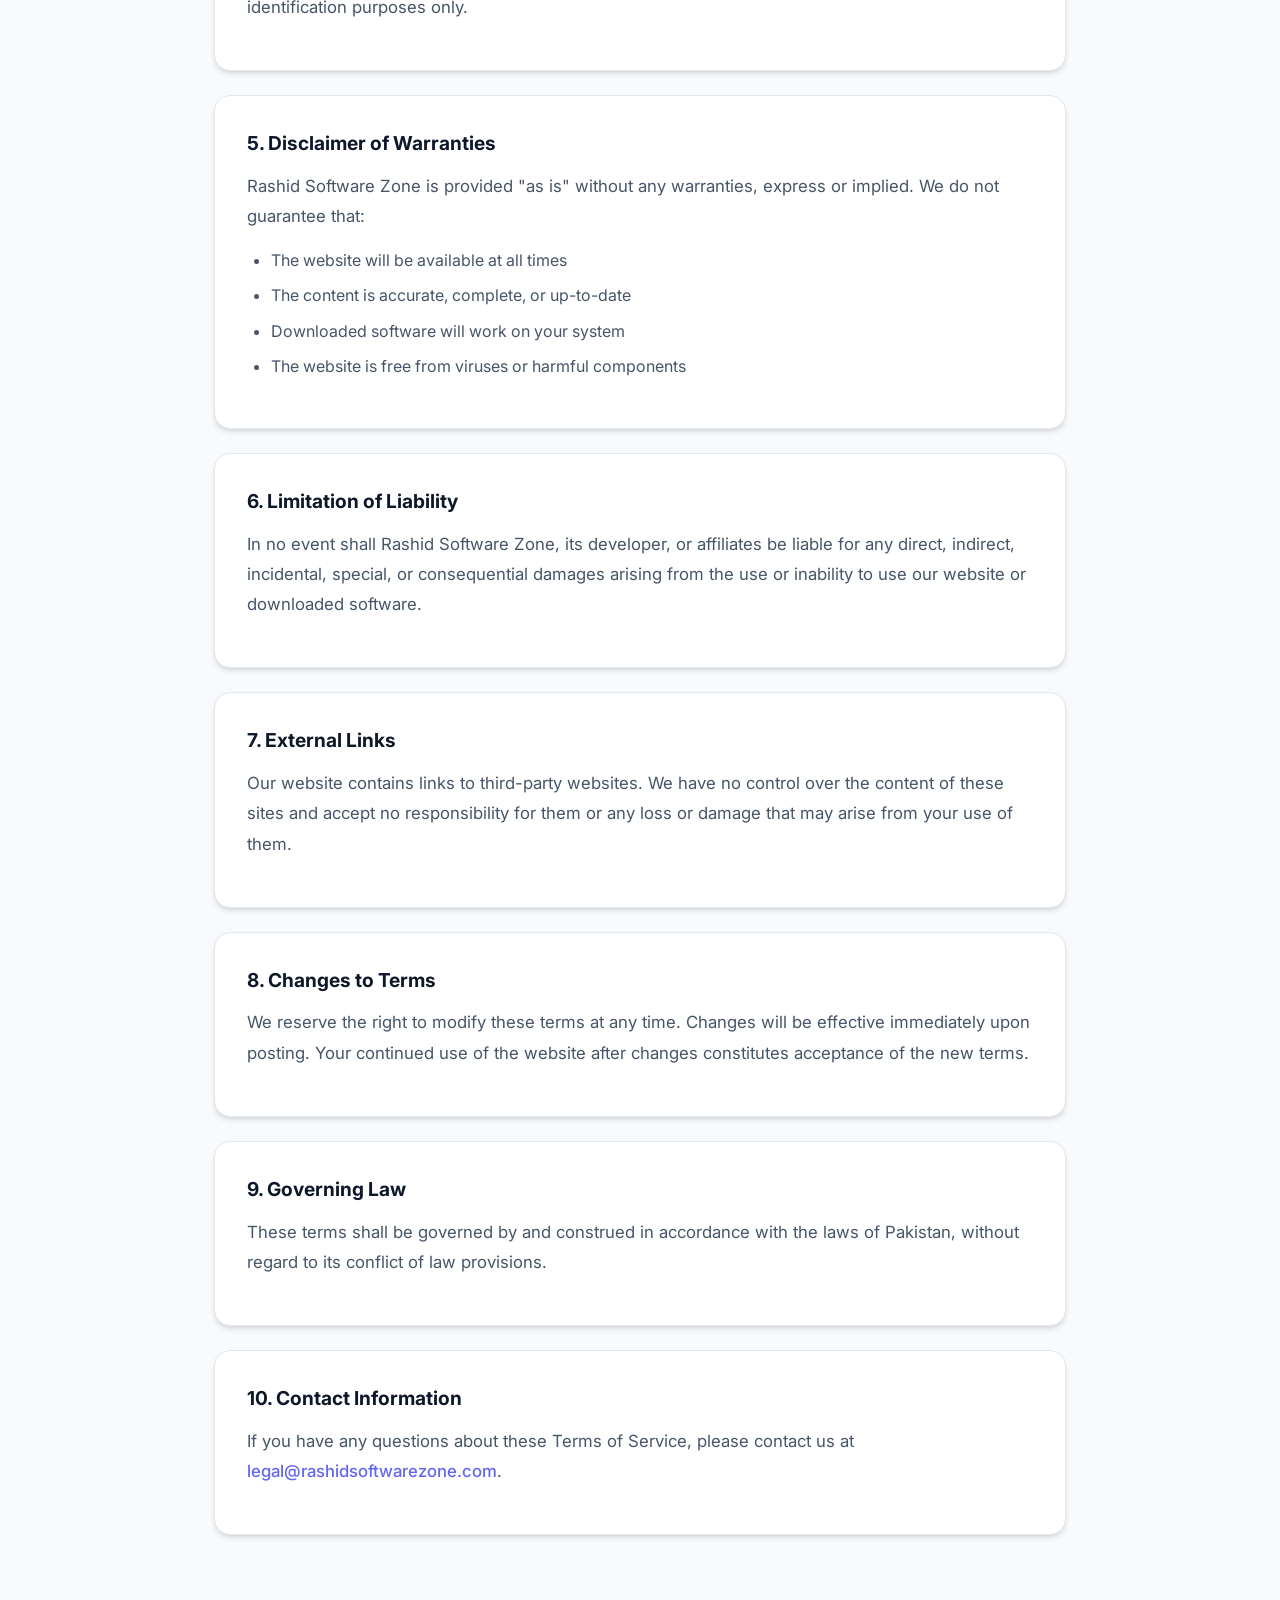
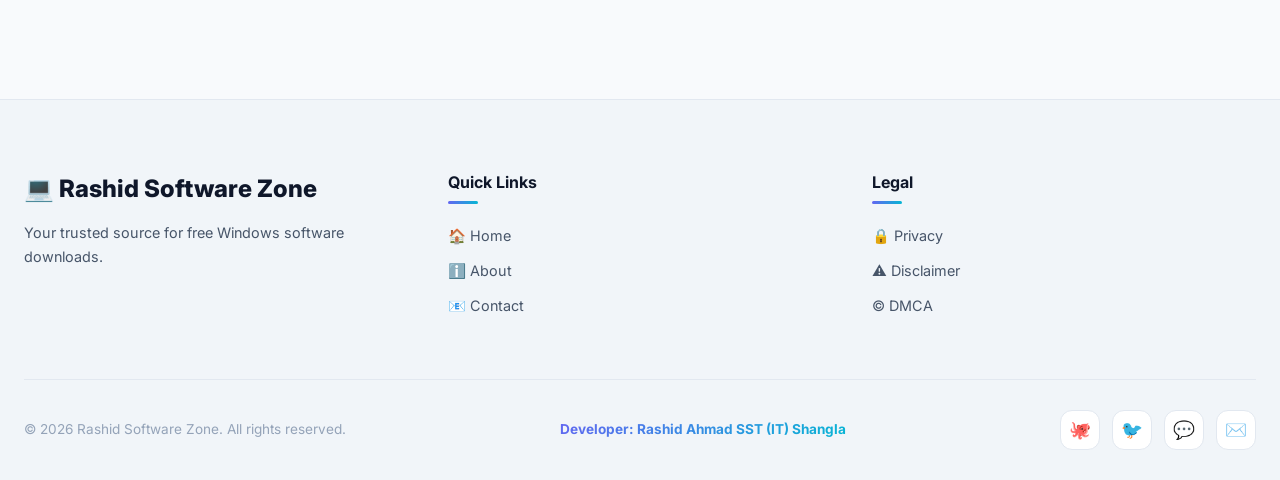
<file: pages/terms.html>
<!DOCTYPE html>
<html lang="en">
<head>
    <meta charset="UTF-8">
    <meta name="viewport" content="width=device-width, initial-scale=1.0">
    <title>Terms of Service - Rashid Software Zone</title>
    <meta name="description" content="Terms of Service for Rashid Software Zone. Read our terms and conditions for using our website.">
    <meta name="robots" content="index, follow">
    <meta name="theme-color" content="#6366f1">

    <link rel="preconnect" href="https://fonts.googleapis.com">
    <link rel="preconnect" href="https://fonts.gstatic.com" crossorigin>
    <link href="https://fonts.googleapis.com/css2?family=Inter:wght@300;400;500;600;700;800;900&display=swap" rel="stylesheet">

    <link rel="stylesheet" href="../css/style.css">
    <link rel="icon" type="image/svg+xml" href="data:image/svg+xml,<svg xmlns='http://www.w3.org/2000/svg' viewBox='0 0 100 100'><text y='.9em' font-size='90'>💻</text></svg>">
</head>
<body>
    <nav class="navbar" id="navbar">
        <div class="nav-container">
            <a href="../index.html" class="logo">
                <div class="logo-icon">💻</div>
                <span>Rashid Software Zone</span>
            </a>
            <ul class="nav-links">
                <li><a href="../index.html">Home</a></li>
                <li><a href="about.html">About</a></li>
                <li><a href="contact.html">Contact</a></li>
                <li><a href="terms.html" class="active">Terms</a></li>
            </ul>
            <div style="display: flex; align-items: center; gap: 8px;">
                <button class="theme-toggle" aria-label="Toggle theme">🌙</button>
                <button class="mobile-menu-btn" onclick="toggleMobileMenu()" aria-label="Toggle menu">☰</button>
            </div>
        </div>
    </nav>

    <div class="mobile-menu" id="mobileMenu">
        <a href="../index.html">🏠 Home</a>
        <a href="about.html">ℹ️ About</a>
        <a href="contact.html">📧 Contact</a>
        <a href="privacy.html">🔒 Privacy</a>
        <a href="terms.html">📋 Terms</a>
    </div>

    <div class="content-page">
        <h1>📋 Terms of Service</h1>
        <p style="text-align: center; color: var(--text-muted); margin-bottom: 40px;">Last updated: July 15, 2026</p>

        <div class="content-card">
            <h3>1. Acceptance of Terms</h3>
            <p>By accessing and using Rashid Software Zone, you agree to be bound by these Terms of Service. If you do not agree with any part of these terms, please do not use our website.</p>
        </div>

        <div class="content-card">
            <h3>2. Use of Website</h3>
            <p>You agree to use our website only for lawful purposes and in a way that does not infringe the rights of others or restrict their use and enjoyment of the website.</p>
            <p>Prohibited activities include:</p>
            <ul>
                <li>Using the website in any way that causes damage or disruption</li>
                <li>Attempting to gain unauthorized access to any part of the website</li>
                <li>Using automated systems to access the website without permission</li>
                <li>Reproducing, duplicating, or copying content without permission</li>
            </ul>
        </div>

        <div class="content-card">
            <h3>3. Software Downloads</h3>
            <p>All software listed on our website is:</p>
            <ul>
                <li>Free to download (open source or freeware)</li>
                <li>Linked directly from official sources</li>
                <li>Verified to be free of malware at the time of listing</li>
            </ul>
            <p>We are not responsible for:</p>
            <ul>
                <li>Any issues arising from software installation or use</li>
                <li>Changes made by software developers after our listing</li>
                <li>Compatibility issues with your specific system configuration</li>
                <li>Data loss or system damage from downloaded software</li>
            </ul>
        </div>

        <div class="content-card">
            <h3>4. Intellectual Property</h3>
            <p>The content, design, and layout of Rashid Software Zone are protected by copyright and other intellectual property laws. You may not reproduce, distribute, or create derivative works from our content without explicit permission.</p>
            <p>Software names, logos, and trademarks belong to their respective owners and are used for identification purposes only.</p>
        </div>

        <div class="content-card">
            <h3>5. Disclaimer of Warranties</h3>
            <p>Rashid Software Zone is provided "as is" without any warranties, express or implied. We do not guarantee that:</p>
            <ul>
                <li>The website will be available at all times</li>
                <li>The content is accurate, complete, or up-to-date</li>
                <li>Downloaded software will work on your system</li>
                <li>The website is free from viruses or harmful components</li>
            </ul>
        </div>

        <div class="content-card">
            <h3>6. Limitation of Liability</h3>
            <p>In no event shall Rashid Software Zone, its developer, or affiliates be liable for any direct, indirect, incidental, special, or consequential damages arising from the use or inability to use our website or downloaded software.</p>
        </div>

        <div class="content-card">
            <h3>7. External Links</h3>
            <p>Our website contains links to third-party websites. We have no control over the content of these sites and accept no responsibility for them or any loss or damage that may arise from your use of them.</p>
        </div>

        <div class="content-card">
            <h3>8. Changes to Terms</h3>
            <p>We reserve the right to modify these terms at any time. Changes will be effective immediately upon posting. Your continued use of the website after changes constitutes acceptance of the new terms.</p>
        </div>

        <div class="content-card">
            <h3>9. Governing Law</h3>
            <p>These terms shall be governed by and construed in accordance with the laws of Pakistan, without regard to its conflict of law provisions.</p>
        </div>

        <div class="content-card">
            <h3>10. Contact Information</h3>
            <p>If you have any questions about these Terms of Service, please contact us at <a href="mailto:legal@rashidsoftwarezone.com">legal@rashidsoftwarezone.com</a>.</p>
        </div>
    </div>

    <footer class="footer">
        <div class="footer-content">
            <div class="footer-brand">
                <h3>💻 Rashid Software Zone</h3>
                <p>Your trusted source for free Windows software downloads.</p>
            </div>
            <div class="footer-links">
                <h4>Quick Links</h4>
                <ul>
                    <li><a href="../index.html">🏠 Home</a></li>
                    <li><a href="about.html">ℹ️ About</a></li>
                    <li><a href="contact.html">📧 Contact</a></li>
                </ul>
            </div>
            <div class="footer-links">
                <h4>Legal</h4>
                <ul>
                    <li><a href="privacy.html">🔒 Privacy</a></li>
                    <li><a href="disclaimer.html">⚠️ Disclaimer</a></li>
                    <li><a href="dmca.html">© DMCA</a></li>
                </ul>
            </div>
        </div>
        <div class="footer-bottom">
            <p>© 2026 Rashid Software Zone. All rights reserved.</p>
            <p class="developer-credit">Developer: Rashid Ahmad SST (IT) Shangla</p>
            <div class="footer-social">
                <a href="#" aria-label="GitHub">🐙</a>
                <a href="#" aria-label="Twitter">🐦</a>
                <a href="#" aria-label="Discord">💬</a>
                <a href="#" aria-label="Email">✉️</a>
            </div>
        </div>
    </footer>

    <script src="../js/main.js"></script>
</body>
</html>
</file>
<file: css/style.css>
/* ==================== CSS VARIABLES - LIGHT/DARK MODE ==================== */
:root {
    /* Primary Colors */
    --primary: #6366f1;
    --primary-dark: #4f46e5;
    --primary-light: #818cf8;
    --secondary: #06b6d4;
    --accent: #f59e0b;
    --success: #10b981;
    --danger: #ef4444;
    --warning: #f59e0b;

    /* Background Colors */
    --bg: #f8fafc;
    --bg-secondary: #f1f5f9;
    --bg-card: #ffffff;
    --bg-card-hover: #f8fafc;
    --bg-hero: linear-gradient(135deg, #f0f9ff 0%, #f8fafc 50%, #fff1f2 100%);

    /* Text Colors */
    --text: #0f172a;
    --text-secondary: #475569;
    --text-muted: #94a3b8;
    --text-inverse: #ffffff;

    /* Border Colors */
    --border: #e2e8f0;
    --border-light: #cbd5e1;
    --border-hover: #94a3b8;

    /* Shadow */
    --shadow: 0 4px 6px -1px rgba(0, 0, 0, 0.1), 0 2px 4px -2px rgba(0, 0, 0, 0.1);
    --shadow-md: 0 10px 15px -3px rgba(0, 0, 0, 0.1), 0 4px 6px -4px rgba(0, 0, 0, 0.1);
    --shadow-lg: 0 20px 25px -5px rgba(0, 0, 0, 0.1), 0 8px 10px -6px rgba(0, 0, 0, 0.1);
    --shadow-xl: 0 25px 50px -12px rgba(0, 0, 0, 0.15);
    --shadow-glow: 0 0 40px rgba(99, 102, 241, 0.15);

    /* Radius */
    --radius-sm: 8px;
    --radius: 12px;
    --radius-lg: 16px;
    --radius-xl: 24px;
    --radius-full: 9999px;

    /* Transition */
    --transition: all 0.3s cubic-bezier(0.4, 0, 0.2, 1);
    --transition-slow: all 0.5s cubic-bezier(0.4, 0, 0.2, 1);

    /* Navbar */
    --navbar-bg: rgba(255, 255, 255, 0.85);
    --navbar-border: rgba(226, 232, 240, 0.8);
}

/* Dark Mode Variables */
[data-theme="dark"] {
    --bg: #0f172a;
    --bg-secondary: #1e293b;
    --bg-card: #1e293b;
    --bg-card-hover: #334155;
    --bg-hero: linear-gradient(135deg, #0f172a 0%, #1e1b4b 50%, #0f172a 100%);

    --text: #f8fafc;
    --text-secondary: #94a3b8;
    --text-muted: #64748b;
    --text-inverse: #0f172a;

    --border: #334155;
    --border-light: #475569;
    --border-hover: #64748b;

    --shadow: 0 4px 6px -1px rgba(0, 0, 0, 0.3), 0 2px 4px -2px rgba(0, 0, 0, 0.3);
    --shadow-md: 0 10px 15px -3px rgba(0, 0, 0, 0.4), 0 4px 6px -4px rgba(0, 0, 0, 0.4);
    --shadow-lg: 0 20px 25px -5px rgba(0, 0, 0, 0.5), 0 8px 10px -6px rgba(0, 0, 0, 0.5);
    --shadow-xl: 0 25px 50px -12px rgba(0, 0, 0, 0.6);
    --shadow-glow: 0 0 40px rgba(99, 102, 241, 0.2);

    --navbar-bg: rgba(15, 23, 42, 0.85);
    --navbar-border: rgba(51, 65, 85, 0.8);
}

/* System Preference Detection */
@media (prefers-color-scheme: dark) {
    :root:not([data-theme="light"]) {
        --bg: #0f172a;
        --bg-secondary: #1e293b;
        --bg-card: #1e293b;
        --bg-card-hover: #334155;
        --bg-hero: linear-gradient(135deg, #0f172a 0%, #1e1b4b 50%, #0f172a 100%);

        --text: #f8fafc;
        --text-secondary: #94a3b8;
        --text-muted: #64748b;
        --text-inverse: #0f172a;

        --border: #334155;
        --border-light: #475569;
        --border-hover: #64748b;

        --shadow: 0 4px 6px -1px rgba(0, 0, 0, 0.3), 0 2px 4px -2px rgba(0, 0, 0, 0.3);
        --shadow-md: 0 10px 15px -3px rgba(0, 0, 0, 0.4), 0 4px 6px -4px rgba(0, 0, 0, 0.4);
        --shadow-lg: 0 20px 25px -5px rgba(0, 0, 0, 0.5), 0 8px 10px -6px rgba(0, 0, 0, 0.5);
        --shadow-xl: 0 25px 50px -12px rgba(0, 0, 0, 0.6);
        --shadow-glow: 0 0 40px rgba(99, 102, 241, 0.2);

        --navbar-bg: rgba(15, 23, 42, 0.85);
        --navbar-border: rgba(51, 65, 85, 0.8);
    }
}

/* ==================== BASE STYLES ==================== */
* {
    margin: 0;
    padding: 0;
    box-sizing: border-box;
}

html {
    scroll-behavior: smooth;
    font-size: 16px;
    transition: background-color 0.3s ease, color 0.3s ease;
}

body {
    font-family: 'Inter', -apple-system, BlinkMacSystemFont, 'Segoe UI', sans-serif;
    background: var(--bg);
    color: var(--text);
    line-height: 1.6;
    overflow-x: hidden;
    -webkit-font-smoothing: antialiased;
    -moz-osx-font-smoothing: grayscale;
    transition: background-color 0.3s ease, color 0.3s ease;
}

/* Scrollbar */
::-webkit-scrollbar {
    width: 8px;
}
::-webkit-scrollbar-track {
    background: var(--bg-secondary);
}
::-webkit-scrollbar-thumb {
    background: var(--border-light);
    border-radius: 4px;
}
::-webkit-scrollbar-thumb:hover {
    background: var(--border-hover);
}

::selection {
    background: var(--primary);
    color: white;
}

/* ==================== NAVBAR ==================== */
.navbar {
    position: fixed;
    top: 0;
    left: 0;
    right: 0;
    z-index: 1000;
    background: var(--navbar-bg);
    backdrop-filter: blur(20px) saturate(180%);
    -webkit-backdrop-filter: blur(20px) saturate(180%);
    border-bottom: 1px solid var(--navbar-border);
    transition: var(--transition);
}

.navbar.scrolled {
    box-shadow: var(--shadow-md);
}

.nav-container {
    max-width: 1400px;
    margin: 0 auto;
    padding: 0 24px;
    display: flex;
    align-items: center;
    justify-content: space-between;
    height: 72px;
}

.logo {
    display: flex;
    align-items: center;
    gap: 12px;
    text-decoration: none;
    color: var(--text);
    font-weight: 800;
    font-size: 1.5rem;
    letter-spacing: -0.5px;
    transition: var(--transition);
}

.logo:hover {
    transform: scale(1.02);
}

.logo-icon {
    width: 42px;
    height: 42px;
    background: linear-gradient(135deg, var(--primary), var(--secondary));
    border-radius: 12px;
    display: flex;
    align-items: center;
    justify-content: center;
    font-size: 1.3rem;
    box-shadow: 0 4px 15px rgba(99, 102, 241, 0.3);
    transition: var(--transition);
}

.logo:hover .logo-icon {
    transform: rotate(5deg) scale(1.1);
    box-shadow: 0 6px 20px rgba(99, 102, 241, 0.4);
}

.nav-links {
    display: flex;
    align-items: center;
    gap: 8px;
    list-style: none;
}

.nav-links a {
    color: var(--text-secondary);
    text-decoration: none;
    padding: 8px 16px;
    border-radius: var(--radius-sm);
    font-weight: 500;
    font-size: 0.95rem;
    transition: var(--transition);
    position: relative;
}

.nav-links a:hover {
    color: var(--text);
    background: rgba(99, 102, 241, 0.08);
}

.nav-links a.active {
    color: var(--primary);
    background: rgba(99, 102, 241, 0.12);
    font-weight: 600;
}

.nav-cta {
    background: linear-gradient(135deg, var(--primary), var(--primary-dark)) !important;
    color: white !important;
    padding: 10px 22px !important;
    border-radius: var(--radius) !important;
    font-weight: 600 !important;
    box-shadow: 0 4px 15px rgba(99, 102, 241, 0.3);
}

.nav-cta:hover {
    transform: translateY(-2px);
    box-shadow: 0 8px 25px rgba(99, 102, 241, 0.4);
}

.theme-toggle {
    background: none;
    border: 1px solid var(--border);
    color: var(--text-secondary);
    width: 40px;
    height: 40px;
    border-radius: var(--radius-sm);
    display: flex;
    align-items: center;
    justify-content: center;
    cursor: pointer;
    font-size: 1.1rem;
    transition: var(--transition);
    margin-left: 8px;
}

.theme-toggle:hover {
    background: var(--bg-secondary);
    color: var(--text);
    border-color: var(--border-hover);
    transform: rotate(15deg);
}

.mobile-menu-btn {
    display: none;
    background: none;
    border: none;
    color: var(--text);
    font-size: 1.5rem;
    cursor: pointer;
    padding: 8px;
    border-radius: var(--radius-sm);
    transition: var(--transition);
}

.mobile-menu-btn:hover {
    background: var(--bg-secondary);
}

/* ==================== MOBILE MENU ==================== */
.mobile-menu {
    position: fixed;
    top: 72px;
    left: 0;
    right: 0;
    background: var(--bg);
    border-bottom: 1px solid var(--border);
    padding: 20px;
    z-index: 999;
    transform: translateY(-100%);
    opacity: 0;
    transition: all 0.3s ease;
    pointer-events: none;
    box-shadow: var(--shadow-lg);
}

.mobile-menu.active {
    transform: translateY(0);
    opacity: 1;
    pointer-events: all;
}

.mobile-menu a {
    display: block;
    padding: 12px 16px;
    color: var(--text-secondary);
    text-decoration: none;
    font-weight: 500;
    border-radius: var(--radius-sm);
    transition: var(--transition);
    margin-bottom: 4px;
}

.mobile-menu a:hover {
    background: rgba(99, 102, 241, 0.08);
    color: var(--text);
}

.mobile-menu .nav-cta {
    margin-top: 12px;
    text-align: center;
    display: block;
}

/* ==================== NOTIFICATION BAR ==================== */
.notification-bar {
    position: fixed;
    top: 72px;
    left: 0;
    right: 0;
    background: linear-gradient(90deg, var(--primary), var(--secondary));
    color: white;
    padding: 12px 24px;
    text-align: center;
    font-size: 0.9rem;
    font-weight: 500;
    z-index: 998;
    transform: translateY(-100%);
    animation: slideDown 0.5s ease-out 1s forwards;
    display: flex;
    align-items: center;
    justify-content: center;
    gap: 8px;
}

@keyframes slideDown {
    to { transform: translateY(0); }
}

.notification-bar .close-notif {
    position: absolute;
    right: 16px;
    background: none;
    border: none;
    color: rgba(255,255,255,0.8);
    cursor: pointer;
    font-size: 1rem;
    padding: 4px;
    border-radius: 4px;
    transition: var(--transition);
}

.notification-bar .close-notif:hover {
    background: rgba(255,255,255,0.2);
    color: white;
}

/* ==================== HERO SECTION ==================== */
.hero {
    min-height: 100vh;
    display: flex;
    align-items: center;
    justify-content: center;
    position: relative;
    padding: 120px 24px 80px;
    overflow: hidden;
    background: var(--bg-hero);
    transition: background 0.5s ease;
}

.hero-bg-pattern {
    position: absolute;
    inset: 0;
    background-image: 
        radial-gradient(circle at 20% 50%, rgba(99, 102, 241, 0.08) 0%, transparent 50%),
        radial-gradient(circle at 80% 20%, rgba(6, 182, 212, 0.06) 0%, transparent 50%),
        radial-gradient(circle at 40% 80%, rgba(245, 158, 11, 0.04) 0%, transparent 50%);
    z-index: 0;
}

.hero-grid {
    position: absolute;
    inset: 0;
    background-image: 
        linear-gradient(rgba(99, 102, 241, 0.03) 1px, transparent 1px),
        linear-gradient(90deg, rgba(99, 102, 241, 0.03) 1px, transparent 1px);
    background-size: 60px 60px;
    mask-image: radial-gradient(ellipse 80% 80% at 50% 50%, black 40%, transparent 70%);
    -webkit-mask-image: radial-gradient(ellipse 80% 80% at 50% 50%, black 40%, transparent 70%);
    z-index: 0;
}

.hero-content {
    position: relative;
    z-index: 1;
    text-align: center;
    max-width: 900px;
    width: 100%;
}

.hero-badge {
    display: inline-flex;
    align-items: center;
    gap: 8px;
    background: rgba(99, 102, 241, 0.1);
    border: 1px solid rgba(99, 102, 241, 0.2);
    color: var(--primary);
    padding: 8px 20px;
    border-radius: var(--radius-full);
    font-size: 0.875rem;
    font-weight: 600;
    margin-bottom: 32px;
    animation: fadeInUp 0.6s ease-out;
}

.hero-badge .pulse {
    width: 8px;
    height: 8px;
    background: var(--success);
    border-radius: 50%;
    animation: pulse 2s infinite;
}

@keyframes pulse {
    0%, 100% { opacity: 1; transform: scale(1); }
    50% { opacity: 0.5; transform: scale(1.3); }
}

.hero h1 {
    font-size: clamp(2.5rem, 6vw, 4.5rem);
    font-weight: 900;
    line-height: 1.1;
    letter-spacing: -2px;
    margin-bottom: 24px;
    animation: fadeInUp 0.6s ease-out 0.1s both;
}

.hero h1 .gradient-text {
    background: linear-gradient(135deg, var(--primary), var(--secondary), var(--accent));
    -webkit-background-clip: text;
    -webkit-text-fill-color: transparent;
    background-clip: text;
    background-size: 200% auto;
    animation: gradientShift 3s ease infinite;
}

@keyframes gradientShift {
    0%, 100% { background-position: 0% center; }
    50% { background-position: 100% center; }
}

.hero p {
    font-size: clamp(1rem, 2vw, 1.25rem);
    color: var(--text-secondary);
    max-width: 600px;
    margin: 0 auto 40px;
    line-height: 1.7;
    animation: fadeInUp 0.6s ease-out 0.2s both;
}

.hero-search {
    max-width: 600px;
    margin: 0 auto 48px;
    position: relative;
    animation: fadeInUp 0.6s ease-out 0.3s both;
}

.hero-search input {
    width: 100%;
    padding: 18px 24px 18px 56px;
    background: var(--bg-card);
    border: 2px solid var(--border);
    border-radius: var(--radius-lg);
    color: var(--text);
    font-size: 1rem;
    font-family: inherit;
    outline: none;
    transition: var(--transition);
    backdrop-filter: blur(10px);
    box-shadow: var(--shadow);
}

.hero-search input:focus {
    border-color: var(--primary);
    box-shadow: 0 0 0 4px rgba(99, 102, 241, 0.1), var(--shadow-lg);
}

.hero-search input::placeholder {
    color: var(--text-muted);
}

.hero-search .search-icon {
    position: absolute;
    left: 20px;
    top: 50%;
    transform: translateY(-50%);
    color: var(--text-muted);
    font-size: 1.2rem;
    pointer-events: none;
    transition: var(--transition);
}

.hero-search input:focus + .search-icon,
.hero-search input:not(:placeholder-shown) + .search-icon {
    color: var(--primary);
}

.hero-stats {
    display: flex;
    justify-content: center;
    gap: 48px;
    animation: fadeInUp 0.6s ease-out 0.4s both;
}

.stat-item {
    text-align: center;
    padding: 16px 24px;
    background: var(--bg-card);
    border: 1px solid var(--border);
    border-radius: var(--radius-lg);
    box-shadow: var(--shadow);
    transition: var(--transition);
}

.stat-item:hover {
    transform: translateY(-4px);
    box-shadow: var(--shadow-md);
    border-color: var(--primary-light);
}

.stat-number {
    font-size: 2rem;
    font-weight: 800;
    color: var(--primary);
    display: block;
    line-height: 1;
}

.stat-label {
    font-size: 0.875rem;
    color: var(--text-muted);
    font-weight: 500;
    margin-top: 4px;
}

/* ==================== SECTION HEADERS ==================== */
.section-header {
    text-align: center;
    margin-bottom: 48px;
    padding: 0 24px;
}

.section-header h2 {
    font-size: clamp(1.75rem, 4vw, 2.5rem);
    font-weight: 800;
    margin-bottom: 12px;
    display: flex;
    align-items: center;
    justify-content: center;
    gap: 12px;
}

.section-header p {
    color: var(--text-secondary);
    font-size: 1.1rem;
    max-width: 600px;
    margin: 0 auto;
}

.section-line {
    width: 60px;
    height: 4px;
    background: linear-gradient(90deg, var(--primary), var(--secondary));
    border-radius: var(--radius-full);
    margin: 16px auto 0;
}

/* ==================== TRENDING MARQUEE ==================== */
.trending-section {
    padding: 80px 0;
    overflow: hidden;
    position: relative;
    background: var(--bg-secondary);
    transition: background 0.3s ease;
}

.trending-section::before,
.trending-section::after {
    content: '';
    position: absolute;
    top: 0;
    bottom: 0;
    width: 150px;
    z-index: 2;
    pointer-events: none;
}

.trending-section::before {
    left: 0;
    background: linear-gradient(to right, var(--bg-secondary), transparent);
}

.trending-section::after {
    right: 0;
    background: linear-gradient(to left, var(--bg-secondary), transparent);
}

.marquee-wrapper {
    display: flex;
    gap: 24px;
    animation: marquee 45s linear infinite;
    width: max-content;
    padding: 8px 12px;
}

.marquee-wrapper:hover {
    animation-play-state: paused;
}

@keyframes marquee {
    0% { transform: translateX(0); }
    100% { transform: translateX(-50%); }
}

.trend-card {
    flex-shrink: 0;
    width: 340px;
    background: var(--bg-card);
    border: 1px solid var(--border);
    border-radius: var(--radius-lg);
    padding: 24px;
    display: flex;
    align-items: center;
    gap: 16px;
    transition: var(--transition);
    cursor: pointer;
    box-shadow: var(--shadow);
}

.trend-card:hover {
    background: var(--bg-card-hover);
    border-color: var(--primary-light);
    transform: translateY(-6px) scale(1.02);
    box-shadow: var(--shadow-lg);
}

.trend-icon {
    width: 60px;
    height: 60px;
    border-radius: var(--radius);
    display: flex;
    align-items: center;
    justify-content: center;
    font-size: 1.6rem;
    flex-shrink: 0;
    transition: var(--transition);
}

.trend-card:hover .trend-icon {
    transform: scale(1.1) rotate(-5deg);
}

.trend-info {
    flex: 1;
    min-width: 0;
}

.trend-info h3 {
    font-size: 1.05rem;
    font-weight: 700;
    margin-bottom: 4px;
    white-space: nowrap;
    overflow: hidden;
    text-overflow: ellipsis;
}

.trend-info p {
    font-size: 0.8rem;
    color: var(--text-muted);
    margin-bottom: 10px;
    white-space: nowrap;
    overflow: hidden;
    text-overflow: ellipsis;
}

.trend-badge {
    display: inline-flex;
    align-items: center;
    gap: 4px;
    padding: 4px 12px;
    border-radius: var(--radius-full);
    font-size: 0.75rem;
    font-weight: 600;
}

.trend-badge.hot {
    background: rgba(239, 68, 68, 0.1);
    color: var(--danger);
    border: 1px solid rgba(239, 68, 68, 0.2);
}

.trend-badge.new {
    background: rgba(245, 158, 11, 0.1);
    color: var(--accent);
    border: 1px solid rgba(245, 158, 11, 0.2);
}

.trend-badge.featured {
    background: rgba(99, 102, 241, 0.1);
    color: var(--primary);
    border: 1px solid rgba(99, 102, 241, 0.2);
}

/* ==================== CATEGORIES ==================== */
.categories-section {
    padding: 100px 24px;
    max-width: 1400px;
    margin: 0 auto;
}

.categories-grid {
    display: grid;
    grid-template-columns: repeat(auto-fill, minmax(280px, 1fr));
    gap: 24px;
    margin-top: 48px;
}

.category-card {
    background: var(--bg-card);
    border: 1px solid var(--border);
    border-radius: var(--radius-lg);
    padding: 36px 28px;
    text-align: center;
    transition: var(--transition-slow);
    position: relative;
    overflow: hidden;
    cursor: pointer;
    text-decoration: none;
    color: var(--text);
    display: block;
    box-shadow: var(--shadow);
}

.category-card::before {
    content: '';
    position: absolute;
    top: 0;
    left: 0;
    right: 0;
    height: 4px;
    background: linear-gradient(90deg, var(--primary), var(--secondary));
    transform: scaleX(0);
    transition: transform 0.4s ease;
}

.category-card:hover::before {
    transform: scaleX(1);
}

.category-card:hover {
    transform: translateY(-10px);
    border-color: var(--border-hover);
    box-shadow: var(--shadow-xl);
}

.category-icon {
    width: 72px;
    height: 72px;
    border-radius: 20px;
    display: flex;
    align-items: center;
    justify-content: center;
    font-size: 2.2rem;
    margin: 0 auto 20px;
    position: relative;
    transition: var(--transition);
}

.category-card:hover .category-icon {
    transform: scale(1.15) rotate(5deg);
}

.category-icon::after {
    content: '';
    position: absolute;
    inset: -6px;
    border-radius: 26px;
    background: inherit;
    opacity: 0.25;
    filter: blur(16px);
    z-index: -1;
    transition: var(--transition);
}

.category-card:hover .category-icon::after {
    opacity: 0.4;
    inset: -8px;
}

.category-card h3 {
    font-size: 1.25rem;
    font-weight: 700;
    margin-bottom: 8px;
}

.category-card p {
    color: var(--text-secondary);
    font-size: 0.9rem;
    margin-bottom: 16px;
    line-height: 1.5;
}

.category-count {
    display: inline-flex;
    align-items: center;
    gap: 6px;
    background: rgba(99, 102, 241, 0.08);
    color: var(--primary);
    padding: 6px 16px;
    border-radius: var(--radius-full);
    font-size: 0.85rem;
    font-weight: 600;
    transition: var(--transition);
}

.category-card:hover .category-count {
    background: var(--primary);
    color: white;
}

/* ==================== SOFTWARE CARDS ==================== */
.software-section {
    padding: 100px 24px;
    max-width: 1400px;
    margin: 0 auto;
}

.software-grid {
    display: grid;
    grid-template-columns: repeat(auto-fill, minmax(340px, 1fr));
    gap: 24px;
    margin-top: 48px;
}

.software-card {
    background: var(--bg-card);
    border: 1px solid var(--border);
    border-radius: var(--radius-lg);
    padding: 28px;
    transition: var(--transition-slow);
    position: relative;
    overflow: hidden;
    display: flex;
    flex-direction: column;
    box-shadow: var(--shadow);
}

.software-card:hover {
    transform: translateY(-8px);
    border-color: var(--primary-light);
    box-shadow: var(--shadow-xl), var(--shadow-glow);
}

.software-card .card-glow {
    position: absolute;
    top: -50%;
    left: -50%;
    width: 200%;
    height: 200%;
    background: radial-gradient(circle, rgba(99, 102, 241, 0.04) 0%, transparent 70%);
    opacity: 0;
    transition: opacity 0.3s;
    pointer-events: none;
}

.software-card:hover .card-glow {
    opacity: 1;
}

.software-header {
    display: flex;
    align-items: flex-start;
    gap: 16px;
    margin-bottom: 20px;
    position: relative;
    z-index: 1;
}

.software-logo {
    width: 68px;
    height: 68px;
    border-radius: var(--radius);
    display: flex;
    align-items: center;
    justify-content: center;
    font-size: 2rem;
    flex-shrink: 0;
    position: relative;
    overflow: hidden;
    transition: var(--transition);
    box-shadow: var(--shadow);
}

.software-card:hover .software-logo {
    transform: scale(1.1) rotate(-3deg);
}

.software-logo::after {
    content: '';
    position: absolute;
    inset: 0;
    background: linear-gradient(135deg, rgba(255,255,255,0.15), transparent);
}

.software-meta {
    flex: 1;
    min-width: 0;
}

.software-meta h3 {
    font-size: 1.15rem;
    font-weight: 700;
    margin-bottom: 4px;
    white-space: nowrap;
    overflow: hidden;
    text-overflow: ellipsis;
}

.software-meta .developer {
    color: var(--text-secondary);
    font-size: 0.85rem;
    margin-bottom: 8px;
}

.software-meta .version {
    display: inline-flex;
    align-items: center;
    gap: 4px;
    background: rgba(6, 182, 212, 0.1);
    color: var(--secondary);
    padding: 4px 10px;
    border-radius: 6px;
    font-size: 0.75rem;
    font-weight: 600;
    font-family: 'JetBrains Mono', monospace;
    border: 1px solid rgba(6, 182, 212, 0.2);
}

.software-rating {
    display: flex;
    align-items: center;
    gap: 8px;
    margin-bottom: 16px;
    position: relative;
    z-index: 1;
}

.stars {
    color: var(--accent);
    font-size: 0.95rem;
    letter-spacing: 2px;
}

.rating-text {
    color: var(--text-muted);
    font-size: 0.8rem;
    font-weight: 500;
}

.software-tags {
    display: flex;
    flex-wrap: wrap;
    gap: 6px;
    margin-bottom: 20px;
    position: relative;
    z-index: 1;
}

.tag {
    background: rgba(99, 102, 241, 0.06);
    color: var(--text-secondary);
    padding: 4px 10px;
    border-radius: 6px;
    font-size: 0.75rem;
    font-weight: 500;
    border: 1px solid var(--border);
    transition: var(--transition);
}

.tag:hover {
    background: rgba(99, 102, 241, 0.12);
    border-color: var(--primary-light);
}

.download-btn {
    display: flex;
    align-items: center;
    justify-content: center;
    gap: 10px;
    width: 100%;
    padding: 14px 24px;
    background: linear-gradient(135deg, var(--primary), var(--primary-dark));
    color: white;
    text-decoration: none;
    border-radius: var(--radius);
    font-weight: 700;
    font-size: 0.95rem;
    transition: var(--transition);
    position: relative;
    z-index: 1;
    border: none;
    cursor: pointer;
    overflow: hidden;
    margin-top: auto;
    box-shadow: 0 4px 15px rgba(99, 102, 241, 0.3);
}

.download-btn::before {
    content: '';
    position: absolute;
    inset: 0;
    background: linear-gradient(135deg, var(--primary-dark), var(--primary));
    opacity: 0;
    transition: opacity 0.3s;
}

.download-btn:hover::before {
    opacity: 1;
}

.download-btn:hover {
    transform: translateY(-2px);
    box-shadow: 0 8px 25px rgba(99, 102, 241, 0.4);
}

.download-btn span,
.download-btn svg {
    position: relative;
    z-index: 1;
}

.download-btn svg {
    width: 18px;
    height: 18px;
    transition: transform 0.3s;
}

.download-btn:hover svg {
    transform: translateY(2px);
}

/* ==================== POPUP NOTICE ==================== */
.popup-notice {
    position: fixed;
    bottom: 24px;
    left: 50%;
    transform: translateX(-50%) translateY(150%);
    background: var(--bg-card);
    border: 1px solid var(--border);
    border-radius: var(--radius-lg);
    padding: 20px 28px;
    display: flex;
    align-items: center;
    gap: 16px;
    box-shadow: var(--shadow-xl);
    z-index: 999;
    max-width: 90%;
    width: 520px;
    animation: slideUp 0.6s ease-out 3s forwards;
    backdrop-filter: blur(20px);
    transition: var(--transition);
}

@keyframes slideUp {
    to { transform: translateX(-50%) translateY(0); }
}

.popup-icon {
    width: 48px;
    height: 48px;
    background: linear-gradient(135deg, var(--accent), #d97706);
    border-radius: var(--radius);
    display: flex;
    align-items: center;
    justify-content: center;
    font-size: 1.4rem;
    flex-shrink: 0;
    box-shadow: 0 4px 15px rgba(245, 158, 11, 0.3);
}

.popup-content {
    flex: 1;
}

.popup-content h4 {
    font-size: 1rem;
    font-weight: 700;
    margin-bottom: 4px;
}

.popup-content p {
    font-size: 0.85rem;
    color: var(--text-secondary);
    line-height: 1.5;
}

.popup-close {
    background: none;
    border: none;
    color: var(--text-muted);
    font-size: 1.2rem;
    cursor: pointer;
    padding: 4px;
    border-radius: 8px;
    transition: var(--transition);
    flex-shrink: 0;
    width: 36px;
    height: 36px;
    display: flex;
    align-items: center;
    justify-content: center;
}

.popup-close:hover {
    background: rgba(239, 68, 68, 0.1);
    color: var(--danger);
    transform: rotate(90deg);
}

/* ==================== FOOTER ==================== */
.footer {
    background: var(--bg-secondary);
    border-top: 1px solid var(--border);
    padding: 70px 24px 30px;
    margin-top: 80px;
    transition: background 0.3s ease;
}

.footer-content {
    max-width: 1400px;
    margin: 0 auto;
    display: grid;
    grid-template-columns: repeat(auto-fit, minmax(250px, 1fr));
    gap: 40px;
    margin-bottom: 50px;
}

.footer-brand h3 {
    font-size: 1.5rem;
    font-weight: 800;
    margin-bottom: 12px;
    display: flex;
    align-items: center;
    gap: 10px;
}

.footer-brand p {
    color: var(--text-secondary);
    font-size: 0.9rem;
    line-height: 1.7;
}

.footer-links h4 {
    font-size: 1rem;
    font-weight: 700;
    margin-bottom: 20px;
    color: var(--text);
    position: relative;
    padding-bottom: 8px;
}

.footer-links h4::after {
    content: '';
    position: absolute;
    bottom: 0;
    left: 0;
    width: 30px;
    height: 3px;
    background: linear-gradient(90deg, var(--primary), var(--secondary));
    border-radius: var(--radius-full);
}

.footer-links ul {
    list-style: none;
}

.footer-links li {
    margin-bottom: 12px;
}

.footer-links a {
    color: var(--text-secondary);
    text-decoration: none;
    font-size: 0.9rem;
    transition: var(--transition);
    display: flex;
    align-items: center;
    gap: 8px;
}

.footer-links a:hover {
    color: var(--primary);
    transform: translateX(4px);
}

.footer-bottom {
    max-width: 1400px;
    margin: 0 auto;
    padding-top: 30px;
    border-top: 1px solid var(--border);
    display: flex;
    justify-content: space-between;
    align-items: center;
    flex-wrap: wrap;
    gap: 16px;
}

.footer-bottom p {
    color: var(--text-muted);
    font-size: 0.85rem;
}

.footer-bottom .developer-credit {
    background: linear-gradient(135deg, var(--primary), var(--secondary));
    -webkit-background-clip: text;
    -webkit-text-fill-color: transparent;
    background-clip: text;
    font-weight: 700;
}

.footer-social {
    display: flex;
    gap: 12px;
}

.footer-social a {
    width: 40px;
    height: 40px;
    border-radius: var(--radius);
    background: var(--bg-card);
    border: 1px solid var(--border);
    display: flex;
    align-items: center;
    justify-content: center;
    color: var(--text-secondary);
    text-decoration: none;
    font-size: 1.1rem;
    transition: var(--transition);
}

.footer-social a:hover {
    background: var(--primary);
    color: white;
    border-color: var(--primary);
    transform: translateY(-4px) scale(1.1);
    box-shadow: 0 8px 20px rgba(99, 102, 241, 0.3);
}

/* ==================== ANIMATIONS ==================== */
@keyframes fadeInUp {
    from {
        opacity: 0;
        transform: translateY(30px);
    }
    to {
        opacity: 1;
        transform: translateY(0);
    }
}

.fade-in {
    opacity: 0;
    transform: translateY(30px);
    transition: opacity 0.6s ease-out, transform 0.6s ease-out;
}

.fade-in.visible {
    opacity: 1;
    transform: translateY(0);
}

/* ==================== SEARCH RESULTS ==================== */
.search-results {
    display: none;
    padding: 40px 24px;
    max-width: 1400px;
    margin: 0 auto;
}

.search-results.active {
    display: block;
}

.search-results h2 {
    font-size: 1.5rem;
    font-weight: 700;
    margin-bottom: 24px;
    display: flex;
    align-items: center;
    gap: 10px;
}

.no-results {
    text-align: center;
    padding: 60px 20px;
    color: var(--text-muted);
}

.no-results-icon {
    font-size: 4rem;
    margin-bottom: 16px;
    opacity: 0.5;
}

/* ==================== CATEGORY PAGE ==================== */
.category-hero {
    padding: 140px 24px 60px;
    text-align: center;
    background: var(--bg-hero);
    position: relative;
    overflow: hidden;
}

.category-hero h1 {
    font-size: clamp(2rem, 5vw, 3rem);
    font-weight: 800;
    margin-bottom: 12px;
}

.category-hero p {
    color: var(--text-secondary);
    font-size: 1.1rem;
    max-width: 600px;
    margin: 0 auto;
}

.breadcrumb {
    display: flex;
    align-items: center;
    justify-content: center;
    gap: 8px;
    margin-bottom: 24px;
    font-size: 0.9rem;
    color: var(--text-muted);
}

.breadcrumb a {
    color: var(--primary);
    text-decoration: none;
    font-weight: 500;
}

.breadcrumb a:hover {
    text-decoration: underline;
}

/* ==================== CONTENT PAGES ==================== */
.content-page {
    padding: 120px 24px 60px;
    max-width: 900px;
    margin: 0 auto;
    min-height: 60vh;
}

.content-page h1 {
    font-size: clamp(2rem, 4vw, 2.5rem);
    font-weight: 800;
    margin-bottom: 24px;
    text-align: center;
}

.content-page h2 {
    font-size: 1.5rem;
    font-weight: 700;
    margin: 40px 0 16px;
    color: var(--primary);
}

.content-page p {
    color: var(--text-secondary);
    line-height: 1.8;
    margin-bottom: 16px;
    font-size: 1.05rem;
}

.content-page ul {
    margin: 16px 0;
    padding-left: 24px;
    color: var(--text-secondary);
}

.content-page li {
    margin-bottom: 8px;
    line-height: 1.7;
}

.content-page a {
    color: var(--primary);
    text-decoration: none;
    font-weight: 500;
}

.content-page a:hover {
    text-decoration: underline;
}

.content-card {
    background: var(--bg-card);
    border: 1px solid var(--border);
    border-radius: var(--radius-lg);
    padding: 32px;
    margin-bottom: 24px;
    box-shadow: var(--shadow);
}

.content-card h3 {
    font-size: 1.2rem;
    font-weight: 700;
    margin-bottom: 12px;
    display: flex;
    align-items: center;
    gap: 8px;
}

/* ==================== RESPONSIVE ==================== */
@media (max-width: 1024px) {
    .nav-links {
        display: none;
    }

    .mobile-menu-btn {
        display: block;
    }

    .hero-stats {
        gap: 16px;
    }

    .software-grid {
        grid-template-columns: repeat(auto-fill, minmax(300px, 1fr));
    }

    .categories-grid {
        grid-template-columns: repeat(auto-fill, minmax(240px, 1fr));
    }
}

@media (max-width: 768px) {
    .hero {
        padding: 100px 16px 60px;
    }

    .hero-stats {
        flex-direction: column;
        gap: 16px;
        align-items: center;
    }

    .stat-item {
        width: 100%;
        max-width: 280px;
    }

    .categories-grid {
        grid-template-columns: 1fr;
        gap: 16px;
    }

    .software-grid {
        grid-template-columns: 1fr;
        gap: 16px;
    }

    .popup-notice {
        width: 95%;
        padding: 16px 20px;
    }

    .footer-content {
        grid-template-columns: 1fr;
        gap: 30px;
    }

    .footer-bottom {
        flex-direction: column;
        text-align: center;
    }

    .trend-card {
        width: 300px;
        padding: 20px;
    }

    .category-card {
        padding: 28px 24px;
    }

    .software-card {
        padding: 22px;
    }

    .content-page {
        padding: 100px 16px 40px;
    }

    .content-card {
        padding: 24px;
    }
}

@media (max-width: 480px) {
    .nav-container {
        padding: 0 16px;
    }

    .hero-search input {
        padding: 16px 20px 16px 48px;
    }

    .trend-card {
        width: 260px;
    }

    .section-header h2 {
        font-size: 1.5rem;
    }
}

/* ==================== ACCESSIBILITY ==================== */
.sr-only {
    position: absolute;
    width: 1px;
    height: 1px;
    padding: 0;
    margin: -1px;
    overflow: hidden;
    clip: rect(0, 0, 0, 0);
    white-space: nowrap;
    border: 0;
}

:focus-visible {
    outline: 2px solid var(--primary);
    outline-offset: 2px;
}

/* Reduced motion */
@media (prefers-reduced-motion: reduce) {
    *, *::before, *::after {
        animation-duration: 0.01ms !important;
        animation-iteration-count: 1 !important;
        transition-duration: 0.01ms !important;
    }

    .marquee-wrapper {
        animation: none;
    }

    html {
        scroll-behavior: auto;
    }
}

/* Print styles */
@media print {
    .navbar, .notification-bar, .popup-notice, .footer-social, .theme-toggle, .mobile-menu-btn {
        display: none !important;
    }

    body {
        background: white;
        color: black;
    }

    .software-card, .category-card {
        break-inside: avoid;
        border: 1px solid #ddd;
    }
}
</file>
